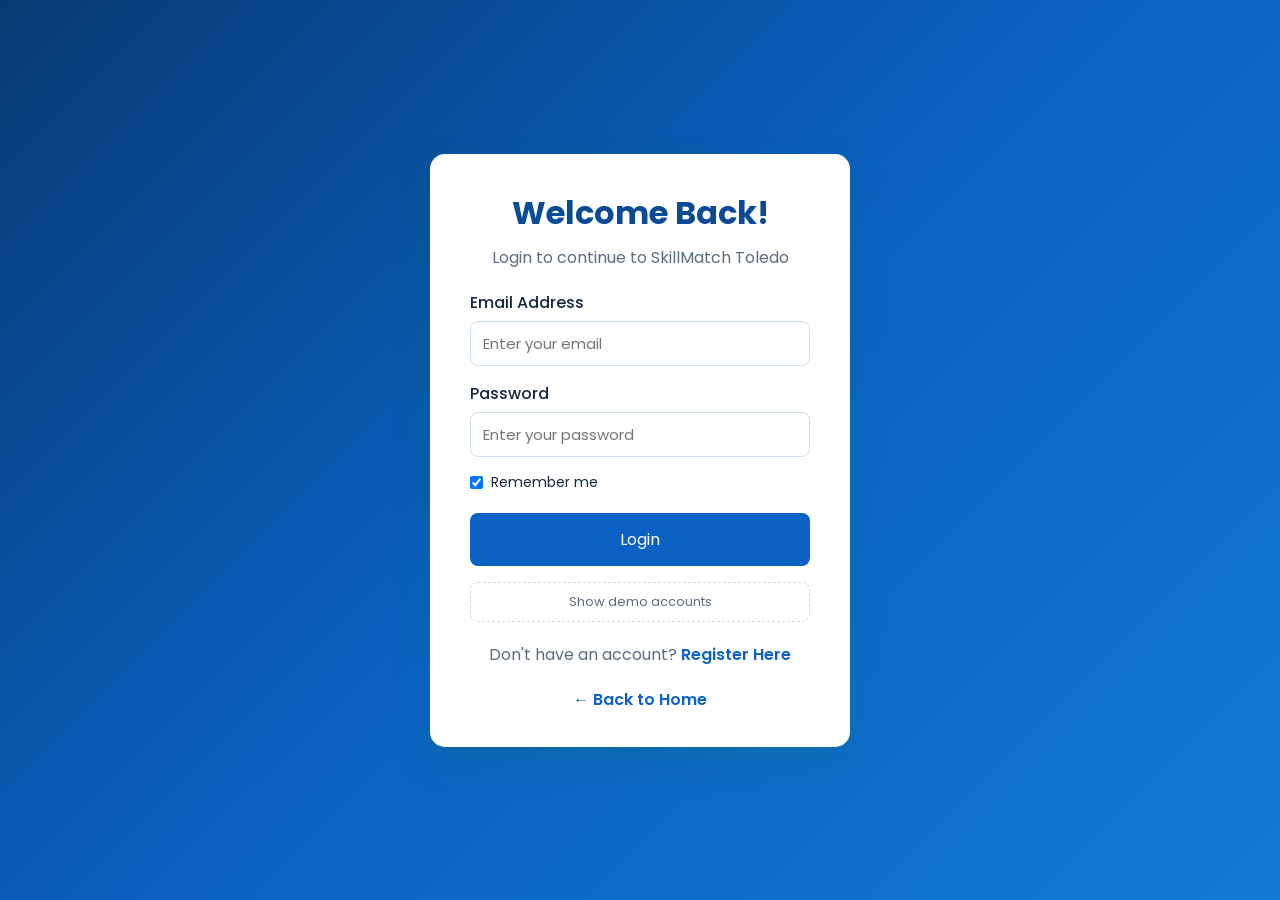
<file: admin.html>
<!doctype html>
<html lang="en">
  <head>
    <meta charset="UTF-8" />
    <meta name="viewport" content="width=device-width,initial-scale=1" />
    <title>Admin | SkillMatch Toledo</title>
    <link rel="stylesheet" href="css/style.css" />
    <link rel="stylesheet" href="css/admin.css" />
  </head>
  <body>
    <header>
      <nav>
        <div class="logo"><h2>SkillMatch Toledo</h2></div>
        <ul id="adminNav">
          <li><a href="#dashboard">Dashboard</a></li>
          <li><a href="#users">Manage Users</a></li>
          <li><a href="#jobs">Manage Jobs</a></li>
          <li><a href="#reports">Reports</a></li>
        </ul>
        <button class="btn-ghost" id="adminLogout">Logout</button>
      </nav>
    </header>
    <main class="admin-main">
      <div class="dashboard-head">
        <p>ADMINISTRATION</p>
        <h1 id="pageTitle">Dashboard</h1>
        <p id="pageHint"></p>
      </div>
      <div id="filters" class="admin-filters"></div>
      <div id="content"></div>
    </main>
    <script src="js/store.js"></script>
    <script src="js/utils.js"></script>
    <script src="js/admin.js"></script>
  </body>
</html>
</file>
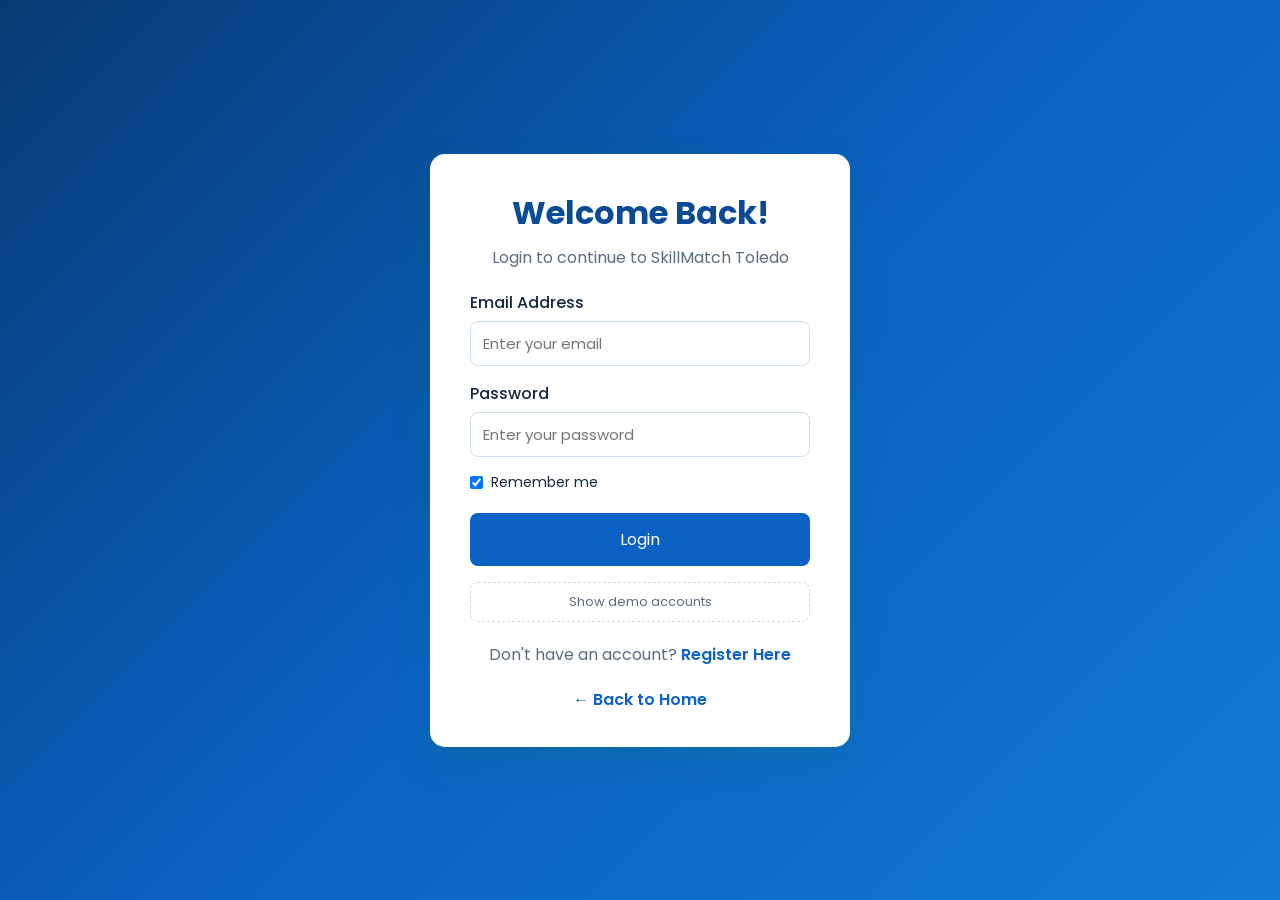
<file: applicants.html>
<!DOCTYPE html>
<html lang="en">
    <head>
        <meta charset="UTF-8">
        <meta name="viewport" content="width=device-width, initial-scale=1.0">
        <title>Applicants | SkillMatch Toledo</title>

        <link rel="stylesheet" href="css/style.css">
    </head>
    <body>

        <header>
            <nav>
                <button type="button" class="menu-toggle" id="menuToggle" aria-label="Toggle navigation" aria-expanded="false">
                    <span></span><span></span><span></span>
                </button>

                <div class="logo">
                    <h2>SkillMatch Toledo</h2>
                </div>

                <ul id="navLinks">
                    
                    <li><a href="dashboard.html">Dashboard</a></li>
                    <li><a href="applicants.html" class="active">Applicants</a></li>
                    <li><a href="employer-post.html">Post a Job</a></li>
                    <li><a href="profile.html">Business</a></li>
                </ul>

                <div class="buttons">
                    <span class="nav-user">Hi, <strong id="navName">Employer</strong></span>
                    <a href="#" id="logoutBtn" class="login">Logout</a>
                </div>
            </nav>
        </header>

        <section class="dashboard">

            <div class="dashboard-head">
                <h1>Review Applicants</h1>
                <p>Welcome back, <strong id="userName">Employer</strong>! Shortlist, interview, or hire.</p>
            </div>

            <div class="dashboard-filters">
                <select id="jobFilter">
                    <option value="all">All my job posts</option>
                </select>
                <select id="statusFilter">
                    <option value="all">Every status</option>
                    <option value="open">Still open (not rejected or withdrawn)</option>
                    <option value="Applied">Applied</option>
                    <option value="Shortlisted">Shortlisted</option>
                    <option value="Interview">Interview</option>
                    <option value="Hired">Hired</option>
                    <option value="Rejected">Rejected</option>
                </select>
            </div>

            <div id="applicantList" class="applicant-list"></div>

        </section>

        <footer>
            <p>&copy; <span data-year>2026</span> SkillMatch Toledo | All Rights Reserved</p>
        </footer>

        <script src="js/utils.js"></script>
        <script src="js/store.js"></script>
        <script src="js/applicants.js"></script>

    <script src="js/access.js"></script>
</body>
</html>
</file>
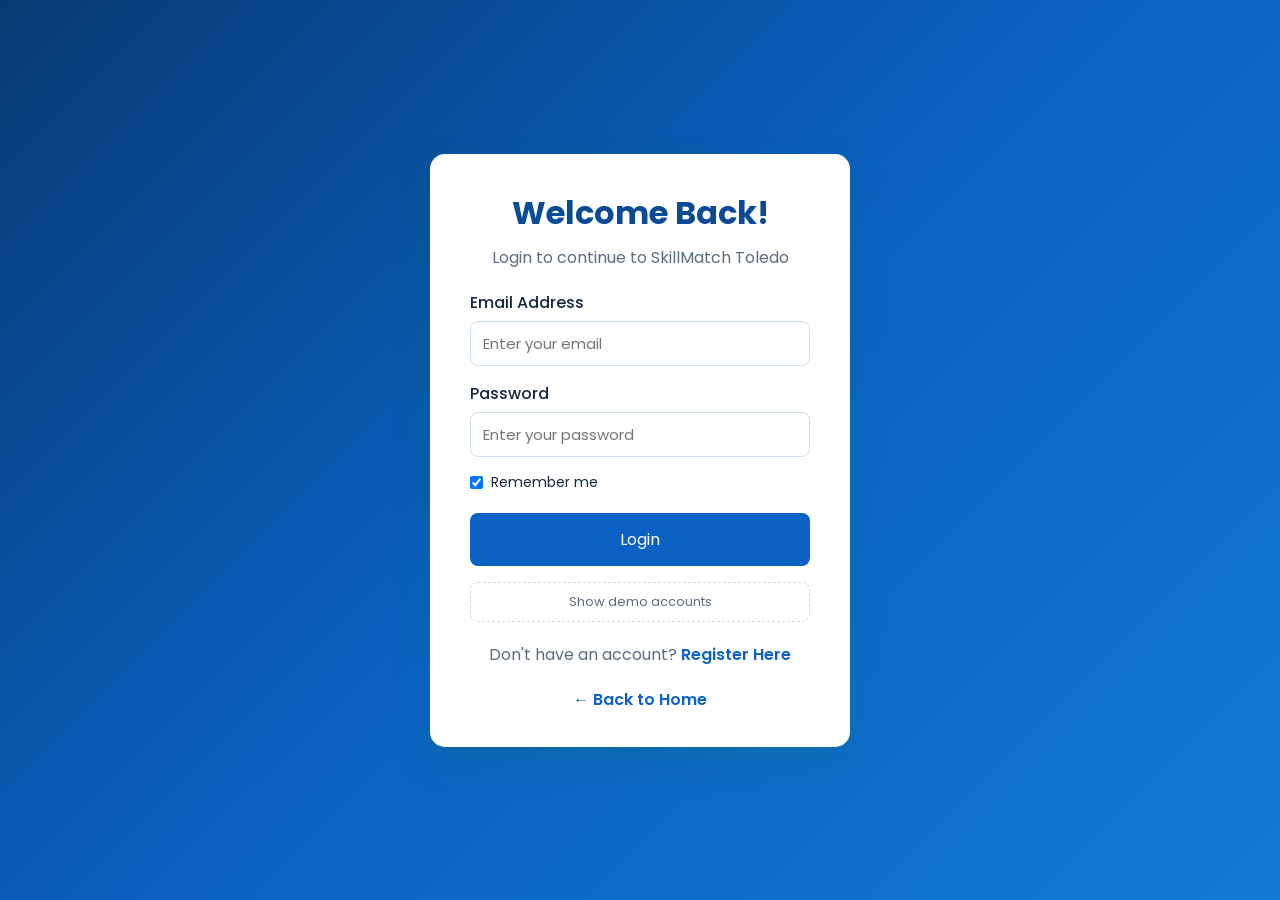
<file: dashboard.html>
<!DOCTYPE html>
<html lang="en">
    <head>
        <meta charset="UTF-8">
        <meta name="viewport" content="width=device-width, initial-scale=1.0">
        <title>Dashboard | SkillMatch Toledo</title>

        <link rel="stylesheet" href="css/style.css">
    </head>
    <body>

        <header>
            <nav>
                <button type="button" class="menu-toggle" id="menuToggle" aria-label="Toggle navigation" aria-expanded="false">
                    <span></span><span></span><span></span>
                </button>

                <div class="logo">
                    <h2>SkillMatch Toledo</h2>
                </div>

                <ul id="navLinks">
                    
                    <li><a href="dashboard.html" class="active">Dashboard</a></li>
                    <li><a href="applicants.html">Applicants</a></li>
                    <li><a href="employer-post.html">Post a Job</a></li>
                    <li><a href="profile.html">Business</a></li>
                </ul>

                <div class="buttons">
                    <span class="nav-user">Hi, <strong id="navName">Employer</strong></span>
                    <a href="#" id="logoutBtn" class="login">Logout</a>
                </div>
            </nav>
        </header>

        <section class="dashboard">

            <div class="dashboard-head">
                <h1>Employer Dashboard</h1>
                <p>Welcome back, <strong id="userName">Employer</strong>! Review applicants and manage your posts.</p>
            </div>

            <div class="stats-grid">
                <div class="stat-card">
                    <h3 id="statPostings">0</h3>
                    <p>Approved Open Postings</p>
                </div>
                <div class="stat-card">
                    <h3 id="statApplicants">0</h3>
                    <p>Total Applicants</p>
                </div>
                <div class="stat-card">
                    <h3 id="statShortlisted">0</h3>
                    <p>Shortlisted</p>
                </div>
                <div class="stat-card">
                    <h3 id="statInterviews">0</h3>
                    <p>Interviews Set</p>
                </div>
                <div class="stat-card">
                    <h3 id="statHired">0</h3>
                    <p>Hired</p>
                </div>
            </div>

            <div class="pipeline-summary">
                <h2>Where your applicants stand</h2>
                <div id="pipelineBars" class="pipeline-bars"></div>
                <a href="applicants.html" class="btn">Review applicants</a>
            </div>

            <div class="dashboard-head">
                <h1>My Job Postings</h1>
                <p>Browse your posts or <a href="employer-post.html" class="inline-link">post a new one</a>.</p>
            </div>

            <div id="myJobsList" class="job-grid"></div>

        </section>

        <footer>
            <p>&copy; <span data-year>2026</span> SkillMatch Toledo | All Rights Reserved</p>
        </footer>

        <script src="js/utils.js"></script>
        <script src="js/store.js"></script>
        <script src="js/dashboard.js"></script>

    <script src="js/access.js"></script>
</body>
</html>
</file>
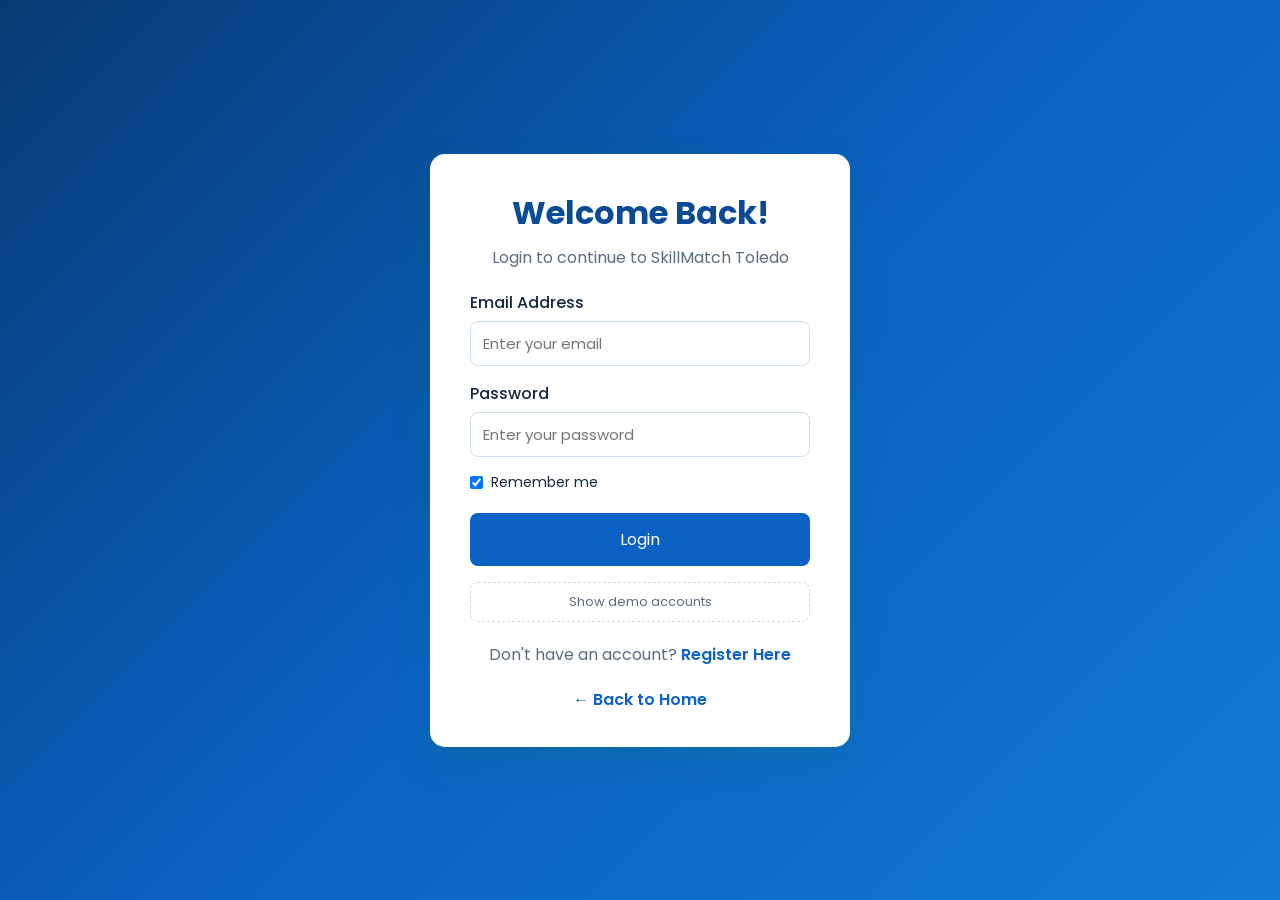
<file: employer-post.html>
<!DOCTYPE html>
<html lang="en">
    <head>
        <meta charset="UTF-8">
        <meta name="viewport" content="width=device-width, initial-scale=1.0">
        <title>Post a Job | SkillMatch Toledo</title>

        <link rel="stylesheet" href="css/style.css">
    </head>
    <body>

        <header>
            <nav>
                <button type="button" class="menu-toggle" id="menuToggle" aria-label="Toggle navigation" aria-expanded="false">
                    <span></span><span></span><span></span>
                </button>

                <div class="logo">
                    <h2>SkillMatch Toledo</h2>
                </div>

                <ul id="navLinks">
                    
                    <li><a href="dashboard.html">Dashboard</a></li>
                    <li><a href="applicants.html">Applicants</a></li>
                    <li><a href="employer-post.html" class="active">Post a Job</a></li>
                    <li><a href="profile.html">Business</a></li>
                </ul>

                <div class="buttons">
                    <span class="nav-user">Hi, <strong id="navName">Employer</strong></span>
                    <a href="#" id="logoutBtn" class="login">Logout</a>
                </div>
            </nav>
        </header>

        <section class="dashboard">

            <div class="dashboard-head">
                <h1>Post a Job</h1>
                <p>Any business can post here. Describe the role and list exactly what you need.</p>
            </div>

            <div class="post-layout">

                <div class="post-box">
                    <h2>New Job Listing</h2>

                    <form id="postForm" autocomplete="off">

                        <div class="input-box">
                            <label for="jobTitle">Job Title</label>
                            <input type="text" id="jobTitle" placeholder="e.g. Welder, Cashier, Bookkeeper" required>
                        </div>

                        <div class="input-box">
                            <label for="company">Business Name</label>
                            <input type="text" id="company" placeholder="e.g. Ramos Mini Mart" required>
                        </div>

                        <div class="input-box">
                            <label for="category">Category</label>
                            <select id="category" required></select>
                        </div>

                        <div class="two-col">
                            <div class="input-box">
                                <label for="employmentType">Employment Type</label>
                                <select id="employmentType">
                                    <option value="Full-time">Full-time</option>
                                    <option value="Part-time">Part-time</option>
                                    <option value="Contractual">Contractual</option>
                                    <option value="Job-order">Job-order</option>
                                    <option value="Internship">Internship</option>
                                </select>
                            </div>

                            <div class="input-box">
                                <label for="workSetup">Work Setup</label>
                                <select id="workSetup">
                                    <option value="On-site">On-site</option>
                                    <option value="Remote">Remote</option>
                                    <option value="Hybrid">Hybrid</option>
                                </select>
                            </div>
                        </div>

                        <div class="input-box">
                            <label for="location">Location</label>
                            <input type="text" id="location" placeholder="e.g. Toledo, Cebu" required>
                        </div>

                        <fieldset class="salary-box">
                            <legend>Salary <span class="legend-note">optional</span></legend>

                            <label class="check-row" for="salaryDisclosed">
                                <input type="checkbox" id="salaryDisclosed" checked>
                                <span>Show the pay range on the job post</span>
                            </label>

                            <div class="two-col">
                                <div class="input-box">
                                    <label for="salaryType">Pay Period</label>
                                    <select id="salaryType">
                                        <option value="Monthly">Monthly</option>
                                        <option value="Daily">Daily</option>
                                        <option value="Hourly">Hourly</option>
                                        <option value="Per project">Per project</option>
                                    </select>
                                </div>

                                <div class="input-box">
                                    <label for="salary">Range</label>
                                    <input type="text" id="salary" placeholder="e.g. PHP 500 - 650">
                                </div>
                            </div>

                            <p class="hint" id="salaryHint">Leave empty to show "Salary not disclosed".</p>
                        </fieldset>

                        <div class="input-box">
                            <label for="description">About the role</label>
                            <textarea id="description" rows="3" placeholder="What the person will actually do day to day."></textarea>
                        </div>

                        <div class="input-box">
                            <label for="responsibilities">Responsibilities <span class="legend-note">one per line</span></label>
                            <textarea id="responsibilities" rows="4" placeholder="Handle cash carefully&#10;Stock shelves"></textarea>
                        </div>

                        <div class="input-box">
                            <label for="benefits">Benefits <span class="legend-note">optional</span></label>
                            <input type="text" id="benefits" placeholder="e.g. Meal allowance, free uniform">
                        </div>

                        <div class="input-box">
                            <label for="skills">Matching Skills <span class="legend-note">comma separated</span></label>
                            <input type="text" id="skills" placeholder="e.g. Cash Handling, Customer Service">
                            <p class="hint">These drive the match score on the seeker's side.</p>
                        </div>

                        <div class="input-box">
                            <label>What you require <span class="legend-note">optional</span></label>
                            <p class="hint">List what a person must have or would be nice to have. Applicants tick these when they apply.</p>

                            <div id="reqBuilder" class="req-builder"></div>

                            <button type="button" class="btn-ghost btn-sm" id="addReqBtn">+ Add a requirement</button>
                        </div>

                        <button type="submit" class="login-btn">Post Job</button>
                    </form>
                </div>

                <div class="post-box">
                    <h2>My Job Postings</h2>
                    <div id="myJobsList" class="job-grid"></div>
                </div>
            </div>

        </section>

        <footer>
            <p>&copy; <span data-year>2026</span> SkillMatch Toledo | All Rights Reserved</p>
        </footer>

        <script src="js/utils.js"></script>
        <script src="js/store.js"></script>
        <script src="js/employer-post.js"></script>

    <script src="js/access.js"></script>
</body>
</html>
</file>
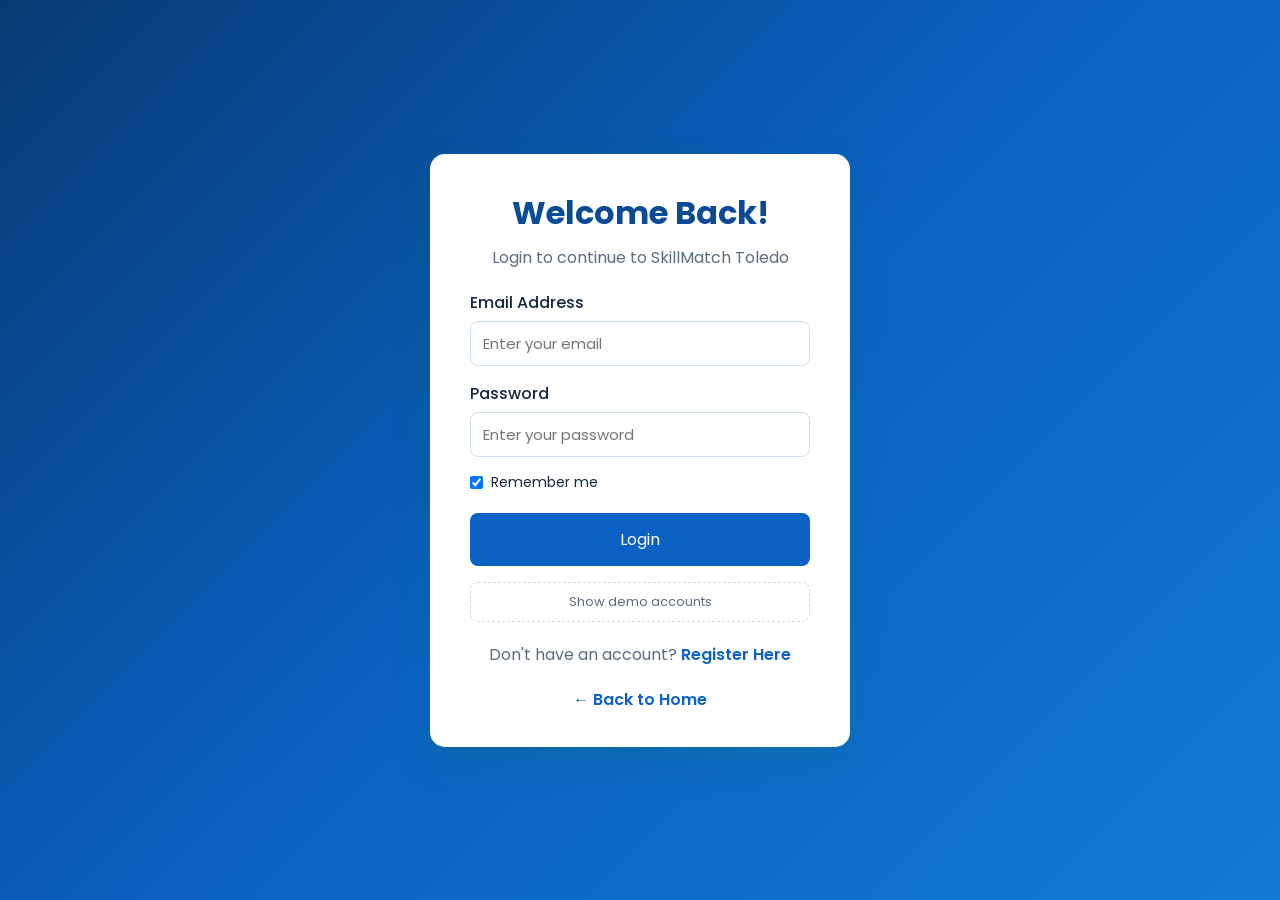
<file: jobs.html>
<!DOCTYPE html>
<html lang="en">
    <head>
        <meta charset="UTF-8">
        <meta name="viewport" content="width=device-width, initial-scale=1.0">
        <title>Find Jobs | SkillMatch Toledo</title>

        <link rel="stylesheet" href="css/style.css">
    </head>
    <body>

        <header>
            <nav>
                <button type="button" class="menu-toggle" id="menuToggle" aria-label="Toggle navigation" aria-expanded="false">
                    <span></span><span></span><span></span>
                </button>

                <div class="logo">
                    <h2>SkillMatch Toledo</h2>
                </div>

                <ul id="navLinks">
                    
                    <li><a href="jobs.html" class="active">Find Jobs</a></li>
                    <li><a href="my-applications.html">My Applications</a></li>
                    <li><a href="profile.html">Profile</a></li>
                </ul>

                <div class="buttons">
                    <span class="nav-user">Hi, <strong id="navName">User</strong></span>
                    <a href="#" id="logoutBtn" class="login">Logout</a>
                </div>
            </nav>
        </header>

        <section class="dashboard">

            <div class="dashboard-head">
                <h1>Find Jobs</h1>
                <p>Welcome back, <strong id="userName">User</strong>! Jobs ranked by how well your skills fit.</p>
            </div>

            <div class="dashboard-filters">
                <input type="text" id="searchInput" placeholder="Search by title, company, or skill...">
                <select id="categoryFilter">
                    <option value="All">All Categories</option>
                </select>
                <select id="typeFilter">
                    <option value="All">Any Job Type</option>
                    <option value="Full-time">Full-time</option>
                    <option value="Part-time">Part-time</option>
                    <option value="Contractual">Contractual</option>
                    <option value="Internship">Internship</option>
                    <option value="Job-order">Job-order</option>
                </select>
                <select id="sortFilter">
                    <option value="match">Best Match</option>
                    <option value="newest">Newest</option>
                    <option value="oldest">Oldest</option>
                </select>
            </div>

            <div class="job-count">
                <p><span id="jobCount">0</span> job(s) found</p>
            </div>

            <div id="jobGrid" class="job-grid"></div>
        </section>

        <footer>
            <p>&copy; <span data-year>2026</span> SkillMatch Toledo | All Rights Reserved</p>
        </footer>

        <script src="js/utils.js"></script>
        <script src="js/store.js"></script>
        <script src="js/jobs.js"></script>

    <script src="js/access.js"></script>
</body>
</html>
</file>
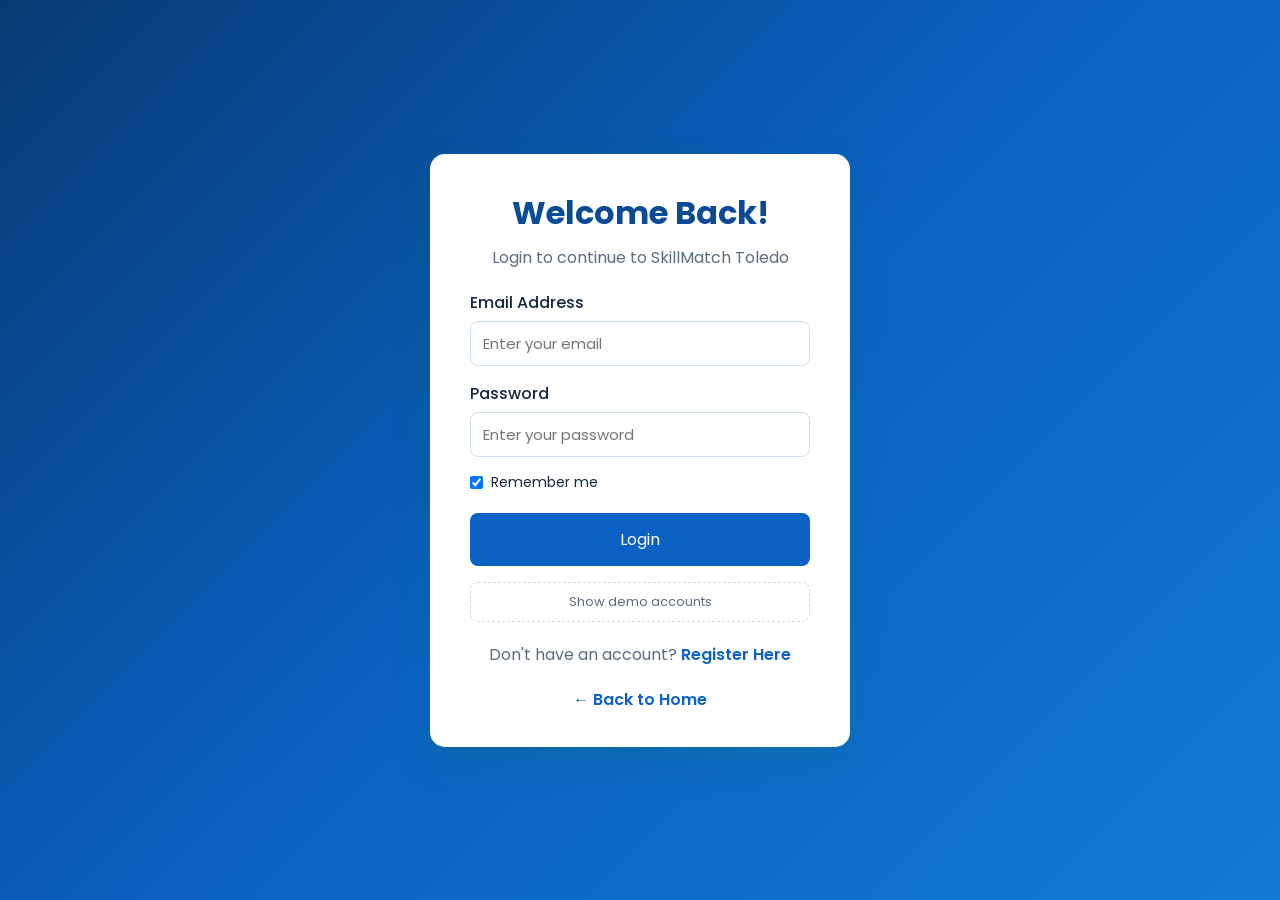
<file: login.html>
<!DOCTYPE html>
<html lang="en">
    <head>
        <meta charset="UTF-8">
        <meta name="viewport" content="width=device-width, initial-scale=1.0">
        <title>Login | SkillMatch Toledo</title>

        <link rel="stylesheet" href="css/style.css">
    </head>
    <body>

        <div class="login-container">

            <div class="login-box">

                <h1>Welcome Back!</h1>
                <p>Login to continue to SkillMatch Toledo</p>

                <div class="welcome-banner" id="welcomeBanner" hidden></div>

                <form id="loginForm" autocomplete="off">

                    <div class="input-box">
                        <label for="email">Email Address</label>
                        <input type="email" id="email" placeholder="Enter your email" required>
                    </div>

                    <div class="input-box">
                        <label for="password">Password</label>
                        <input type="password" id="password" placeholder="Enter your password" required>
                    </div>

                    <div class="remember">
                        <label>
                            <input type="checkbox" id="rememberMe" checked>
                            Remember me
                        </label>
                    </div>

                    <button type="submit" class="login-btn">
                        Login
                    </button>

                </form>

                <button type="button" class="demo-toggle" id="demoToggle" aria-expanded="false">
                    Show demo accounts
                </button>

                <div class="demo-panel" id="demoPanel" hidden><p><strong>Admin:</strong> admin@skillmatch.demo / admin123</p>
                    <p class="hint">
                        Frontend-only demo. Every account below lives in this browser only.
                        Password for all: <code>demo123</code>
                    </p>

                    <ul class="demo-list">
                        <li class="demo-card">
                            <div class="demo-card-head">
                                <span class="status-badge st-primary">Employer</span>
                                <code class="demo-user">delia.ramos</code>
                            </div>
                            <p class="demo-email"><code>demo@toledo.ph</code></p>
                            <p class="demo-desc">Mini mart and salon owner: Cashier, Store Manager, Hair Stylist postings</p>
                        </li>
                        <li class="demo-card">
                            <div class="demo-card-head">
                                <span class="status-badge st-primary">Employer</span>
                                <code class="demo-user">ernesto.dc</code>
                            </div>
                            <p class="demo-email"><code>farm@toledo.ph</code></p>
                            <p class="demo-desc">Rice and poultry farm owner, hiring a Farmer</p>
                        </li>
                        <li class="demo-card">
                            <div class="demo-card-head">
                                <span class="status-badge st-info">Seeker</span>
                                <code class="demo-user">grace.lim</code>
                            </div>
                            <p class="demo-email"><code>grace@email.ph</code></p>
                            <p class="demo-desc">High school graduate, Shortlisted for Cashier without a diploma</p>
                        </li>
                        <li class="demo-card">
                            <div class="demo-card-head">
                                <span class="status-badge st-info">Seeker</span>
                                <code class="demo-user">rhea.alinsunurin</code>
                            </div>
                            <p class="demo-email"><code>rhea@email.ph</code></p>
                            <p class="demo-desc">Experienced farm hand, at Interview stage, plus one Withdrawn</p>
                        </li>
                        <li class="demo-card">
                            <div class="demo-card-head">
                                <span class="status-badge st-info">Seeker</span>
                                <code class="demo-user">maria.santos</code>
                            </div>
                            <p class="demo-email"><code>maria@email.ph</code></p>
                            <p class="demo-desc">Beautician, already Hired as Store Manager, plus one new application</p>
                        </li>
                    </ul>

                    <p class="hint">
                        Tip: sign in as an employer, review an applicant, then log out and sign in
                        as that applicant to see the result on their side.
                    </p>
                </div>

                <p class="register-link">
                    Don't have an account?
                    <a href="register.html">Register Here</a>
                </p>

                <a href="index.html" class="back-home">
                    &larr; Back to Home
                </a>
            </div>
        </div>

        <script src="js/utils.js"></script>
        <script src="js/store.js"></script>
        <script src="js/auth.js"></script>

    </body>
</html>
</file>
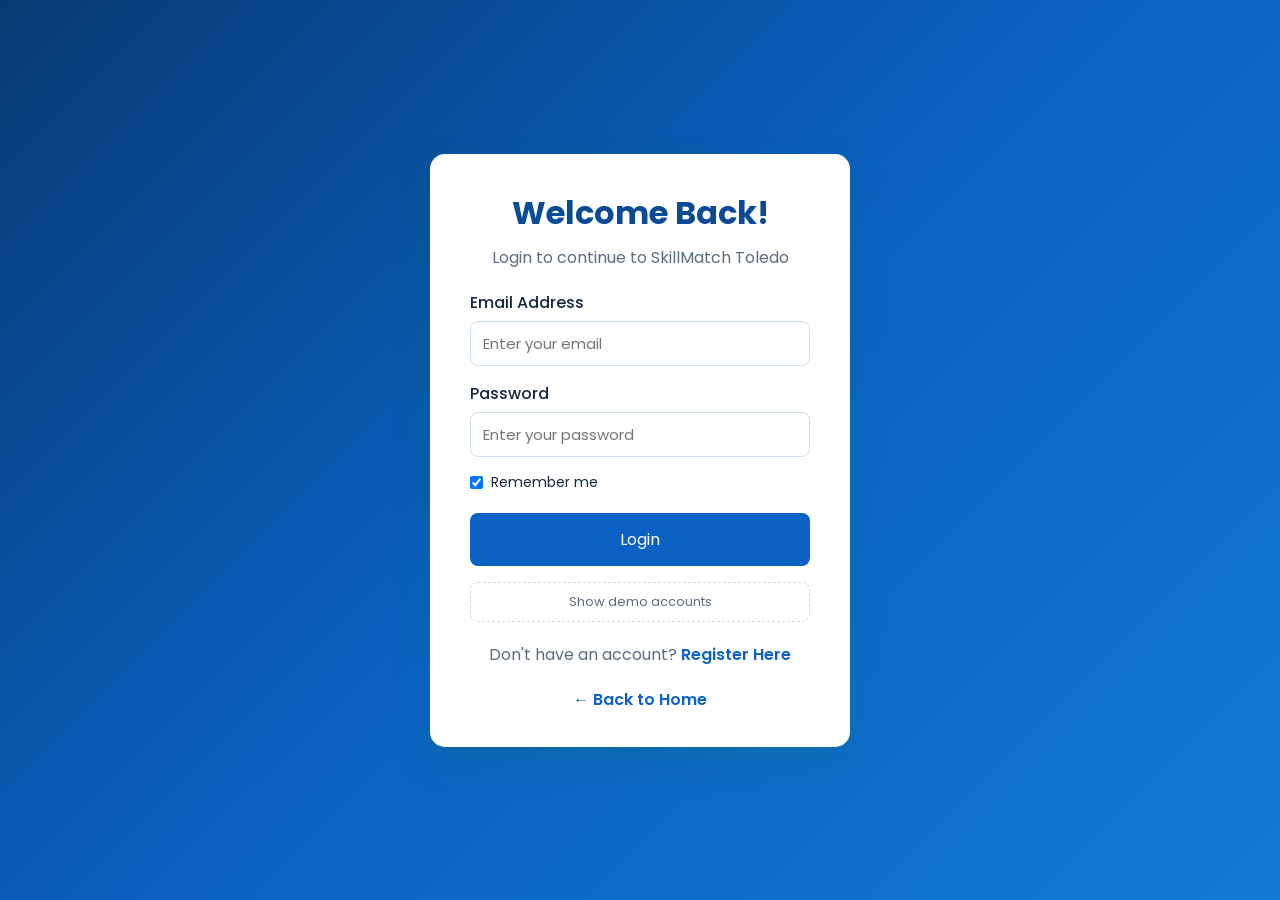
<file: my-applications.html>
<!DOCTYPE html>
<html lang="en">
    <head>
        <meta charset="UTF-8">
        <meta name="viewport" content="width=device-width, initial-scale=1.0">
        <title>My Applications | SkillMatch Toledo</title>

        <link rel="stylesheet" href="css/style.css">
    </head>
    <body>

        <header>
            <nav>
                <button type="button" class="menu-toggle" id="menuToggle" aria-label="Toggle navigation" aria-expanded="false">
                    <span></span><span></span><span></span>
                </button>

                <div class="logo">
                    <h2>SkillMatch Toledo</h2>
                </div>

                <ul id="navLinks">
                    
                    <li><a href="jobs.html">Find Jobs</a></li>
                    <li><a href="my-applications.html" class="active">My Applications</a></li>
                    <li><a href="profile.html">Profile</a></li>
                </ul>

                <div class="buttons">
                    <span class="nav-user">Hi, <strong id="navName">User</strong></span>
                    <a href="#" id="logoutBtn" class="login">Logout</a>
                </div>
            </nav>
        </header>

        <section class="dashboard">

            <div class="dashboard-head">
                <h1>My Applications</h1>
                <p>Welcome back, <strong id="userName">User</strong>! Track every application in one place.</p>
            </div>

            <div class="stats-grid">
                <div class="stat-card">
                    <h3 id="statActive">0</h3>
                    <p>Still Open</p>
                </div>
                <div class="stat-card">
                    <h3 id="statInterviews">0</h3>
                    <p>Interviews</p>
                </div>
                <div class="stat-card">
                    <h3 id="statHired">0</h3>
                    <p>Hired</p>
                </div>
                <div class="stat-card">
                    <h3 id="statClosed">0</h3>
                    <p>Closed</p>
                </div>
            </div>

            <div id="appList" class="applicant-list"></div>

        </section>

        <footer>
            <p>&copy; <span data-year>2026</span> SkillMatch Toledo | All Rights Reserved</p>
        </footer>

        <script src="js/utils.js"></script>
        <script src="js/store.js"></script>
        <script src="js/my-applications.js"></script>

    <script src="js/access.js"></script>
</body>
</html>
</file>
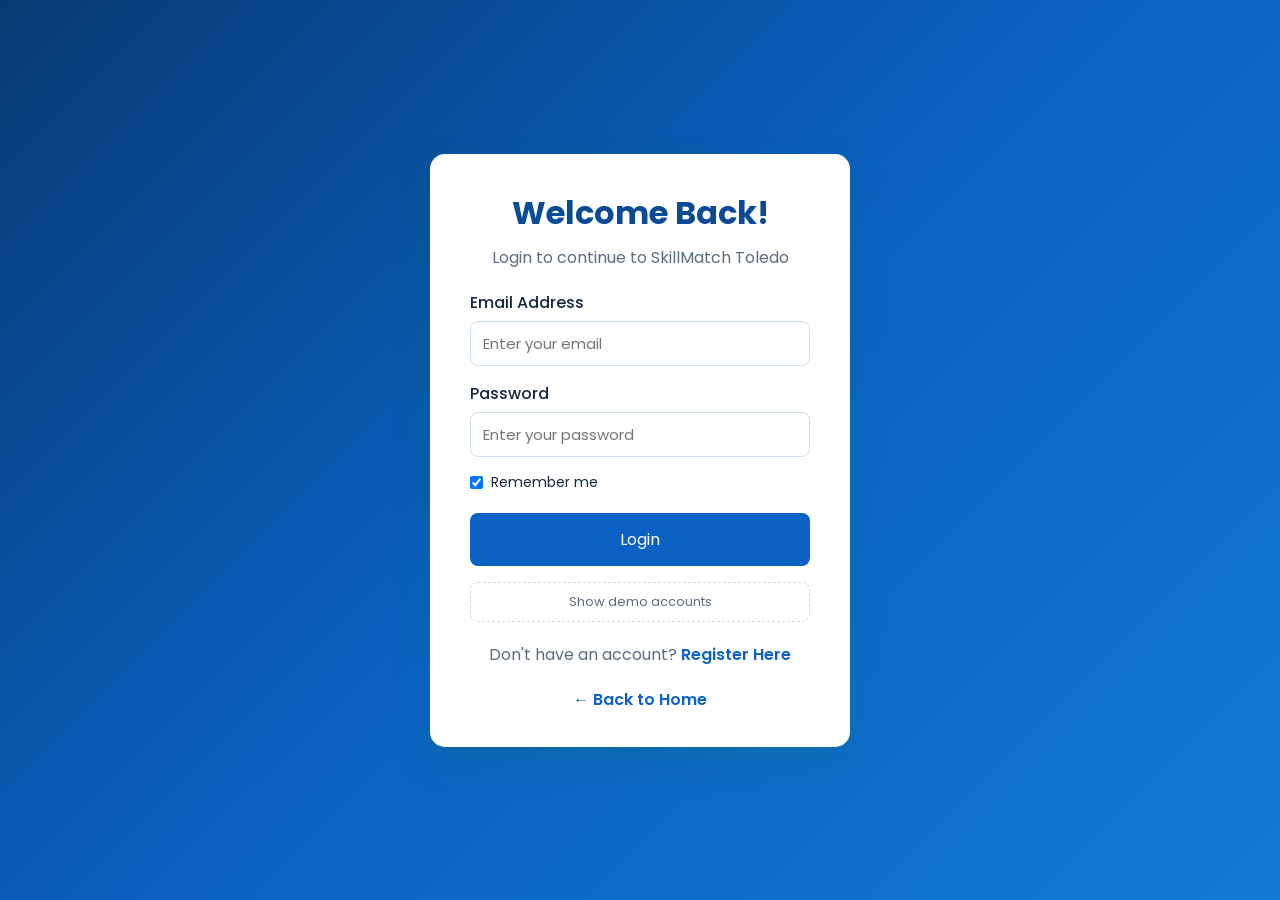
<file: profile.html>
<!DOCTYPE html>
<html lang="en">
    <head>
        <meta charset="UTF-8">
        <meta name="viewport" content="width=device-width, initial-scale=1.0">
        <title>Profile | SkillMatch Toledo</title>

        <link rel="stylesheet" href="css/style.css">
    </head>
    <body>

        <header>
            <nav>
                <button type="button" class="menu-toggle" id="menuToggle" aria-label="Toggle navigation" aria-expanded="false">
                    <span></span><span></span><span></span>
                </button>

                <div class="logo">
                    <h2>SkillMatch Toledo</h2>
                </div>

                <ul id="navLinks">
                    
                    <li id="navFindJobs" hidden><a href="jobs.html">Find Jobs</a></li>
                    <li id="navDashboard" hidden><a href="dashboard.html">Dashboard</a></li>
                    <li id="navApplicants" hidden><a href="applicants.html">Applicants</a></li>
                    <li id="navMyApps" hidden><a href="my-applications.html">My Applications</a></li>
                    <li id="navPostJob" hidden><a href="employer-post.html">Post a Job</a></li>
                    <li><a href="profile.html" class="active">Profile</a></li>
                </ul>

                <div class="buttons">
                    <span class="nav-user">Hi, <strong id="navName">User</strong></span>
                    <a href="#" id="logoutBtn" class="login">Logout</a>
                </div>
            </nav>
        </header>

        <section class="dashboard">

            <div class="dashboard-head">
                <h1>Your Profile</h1>
                <p id="profileIntro">This is what employers see when they review your application.</p>
            </div>

            <div class="profile-layout">

                <form id="profileForm" class="post-box" autocomplete="off">

                    <h2 id="formHeading">Profile details</h2>

                    <div class="input-box">
                        <label for="username">User Name</label>
                        <input type="text" id="username" placeholder="e.g. delia.ramos" autocomplete="username">
                        <p class="hint">3-20 characters. Letters, numbers, dots and underscores. This is how you appear in the app.</p>
                    </div>

                    <!-- ---------- SEEKER ---------- -->
                    <div id="seekerPane">
                        <div class="input-box">
                            <label for="headline">One-line introduction</label>
                            <input type="text" id="headline" placeholder="e.g. Welder with 5 years fabrication experience">
                        </div>

                        <div class="input-box">
                            <label for="skills">Your skills</label>
                            <input type="text" id="skills" placeholder="e.g. Welding, Blueprint Reading, Grinding">
                            <p class="hint">Comma separated. These are what we match against job requirements.</p>
                        </div>

                        <div class="two-col">
                            <div class="input-box">
                                <label for="experience">Experience level</label>
                                <select id="experience"></select>
                            </div>

                            <div class="input-box">
                                <label for="education">Education</label>
                                <select id="education"></select>
                            </div>
                        </div>

                        <p class="hint hint-block">
                            <strong>Education is optional and never used for ranking.</strong>
                            Leaving it blank is completely fine - it does not affect your match score,
                            and nobody is blocked from applying because of it.
                        </p>

                        <div class="input-box">
                            <label for="certifications">Certifications <span class="legend-note">optional</span></label>
                            <input type="text" id="certifications" placeholder="e.g. TESDA NC II Welding">
                        </div>

                        <div class="two-col">
                            <div class="input-box">
                                <label for="location">Location</label>
                                <input type="text" id="location" placeholder="e.g. Toledo, Cebu">
                            </div>

                            <div class="input-box">
                                <label for="phone">Contact number</label>
                                <input type="text" id="phone" placeholder="09XX XXX XXXX">
                                <p class="hint">Shared only after an employer shortlists you.</p>
                            </div>
                        </div>

                        <div class="input-box">
                            <label for="bio">About you <span class="legend-note">optional</span></label>
                            <textarea id="bio" rows="4" placeholder="What you have done, what you are good at."></textarea>
                        </div>
                    </div>

                    <!-- ---------- EMPLOYER ---------- -->
                    <div id="employerPane" hidden>
                        <div class="input-box">
                            <label for="businessName">Business Name</label>
                            <input type="text" id="businessName" placeholder="e.g. Ramos Mini Mart">
                        </div>

                        <div class="two-col">
                            <div class="input-box">
                                <label for="businessType">Type of business</label>
                                <select id="businessType">
                                    <option value="Startup">Startup</option>
                                    <option value="Small Business">Small Business</option>
                                    <option value="Established">Established company</option>
                                    <option value="Enterprise">Enterprise</option>
                                    <option value="Non-profit">Non-profit</option>
                                </select>
                            </div>

                            <div class="input-box">
                                <label for="businessSize">Team size</label>
                                <select id="businessSize">
                                    <option value="Just me">Just me</option>
                                    <option value="1-10 employees">1-10 employees</option>
                                    <option value="11-50 employees">11-50 employees</option>
                                    <option value="51-200 employees">51-200 employees</option>
                                    <option value="200+ employees">200+ employees</option>
                                </select>
                            </div>
                        </div>

                        <div class="input-box">
                            <label for="industry">Industry</label>
                            <select id="industry"></select>
                        </div>

                        <div class="input-box">
                            <label for="businessAbout">About your business <span class="legend-note">optional</span></label>
                            <textarea id="businessAbout" rows="4" placeholder="What you do, and what kind of help you usually need."></textarea>
                        </div>

                        <div class="two-col">
                            <div class="input-box">
                                <label for="businessAddress">Address</label>
                                <input type="text" id="businessAddress" placeholder="e.g. Poblacion, Toledo, Cebu">
                            </div>

                            <div class="input-box">
                                <label for="businessPhone">Contact number</label>
                                <input type="text" id="businessPhone" placeholder="09XX XXX XXXX">
                                <p class="hint">Applicants see this once shortlisted.</p>
                            </div>
                        </div>
                    </div>

                    <button type="submit" class="login-btn">Save Profile</button>
                </form>

                <aside class="post-box profile-preview">
                    <h2>How you appear to employers</h2>
                    <div id="previewBox"></div>
                </aside>

            </div>

        </section>

        <footer>
            <p>&copy; <span data-year>2026</span> SkillMatch Toledo | All Rights Reserved</p>
        </footer>

        <script src="js/utils.js"></script>
        <script src="js/store.js"></script>
        <script src="js/profile.js"></script>

    <script src="js/access.js"></script>
</body>
</html>
</file>
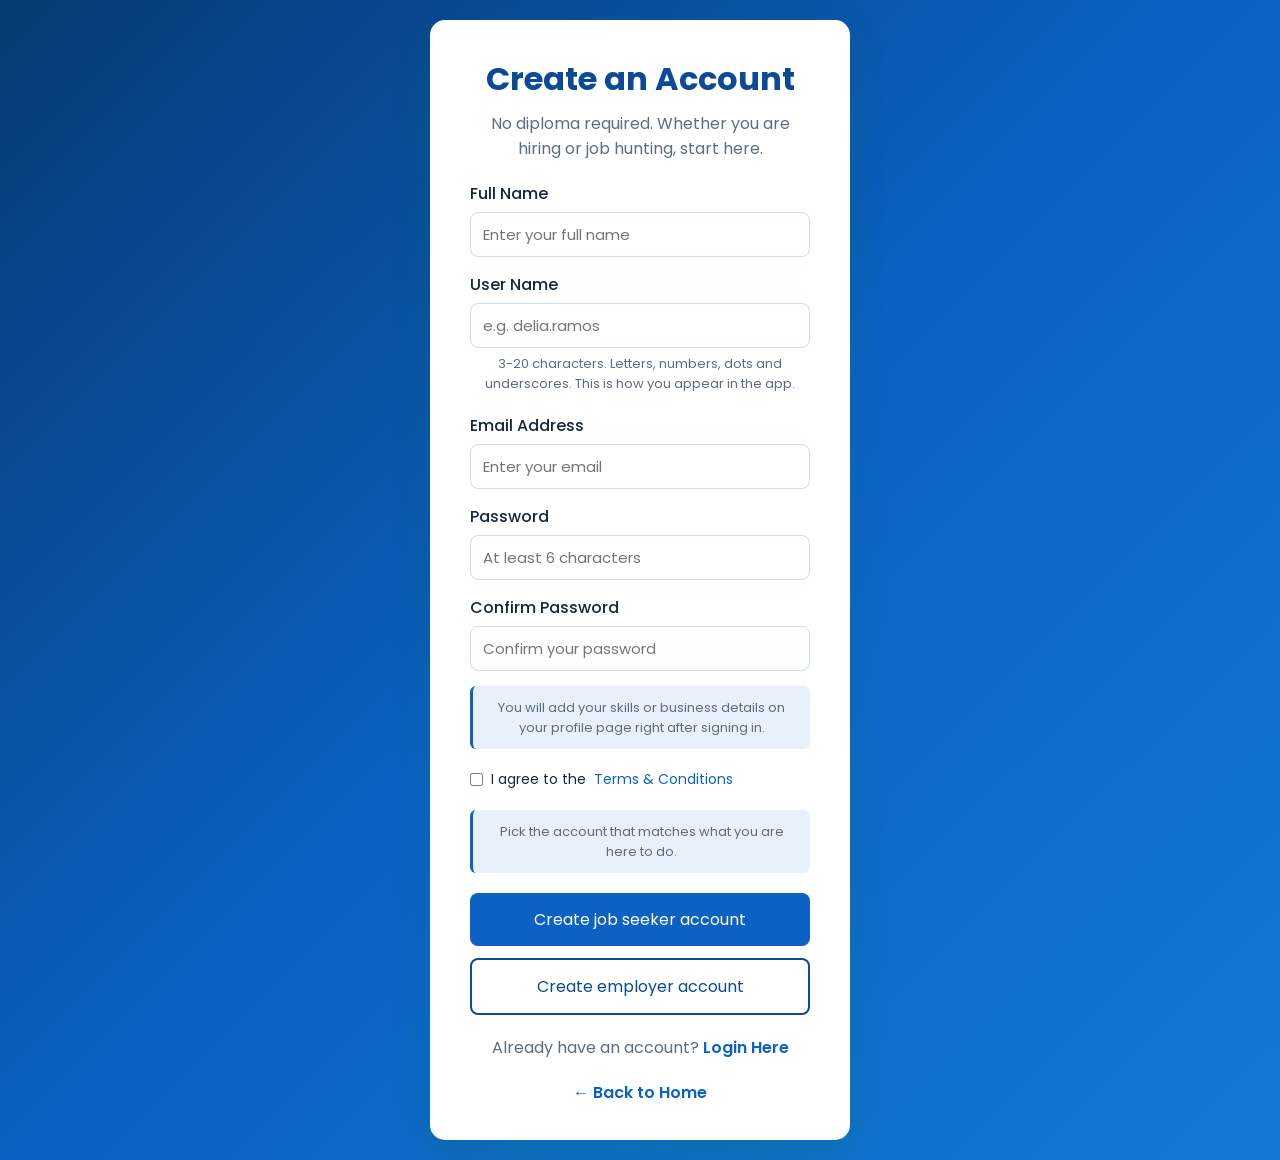
<file: register.html>
<!DOCTYPE html>
<html lang="en">
    <head>
        <meta charset="UTF-8">
        <meta name="viewport" content="width=device-width, initial-scale=1.0">
        <title>Register | SkillMatch Toledo</title>

        <link rel="stylesheet" href="css/style.css">
    </head>
    <body>

        <div class="register-container">

            <div class="register-box">

                <h1>Create an Account</h1>
                <p>No diploma required. Whether you are hiring or job hunting, start here.</p>

                <form id="registerForm" autocomplete="off">

                    <div class="input-box">
                        <label for="fullName">Full Name</label>
                        <input type="text" id="fullName" placeholder="Enter your full name" required>
                    </div>

                    <div class="input-box">
                        <label for="username">User Name</label>
                        <input type="text" id="username" placeholder="e.g. delia.ramos" required autocomplete="username">
                        <p class="hint">3-20 characters. Letters, numbers, dots and underscores. This is how you appear in the app.</p>
                    </div>

                    <div class="input-box">
                        <label for="email">Email Address</label>
                        <input type="email" id="email" placeholder="Enter your email" required autocomplete="email">
                    </div>

                    <div class="input-box">
                        <label for="password">Password</label>
                        <input type="password" id="password" placeholder="At least 6 characters" required autocomplete="new-password">
                    </div>

                    <div class="input-box">
                        <label for="confirmPassword">Confirm Password</label>
                        <input type="password" id="confirmPassword" placeholder="Confirm your password" required autocomplete="new-password">
                    </div>

                    <p class="hint hint-block">
                        You will add your skills or business details on your profile page right after signing in.
                    </p>

                    <div class="remember">
                        <label>
                            <input type="checkbox" id="termsCheck" required>
                            I agree to the <a href="terms.html" target="_blank">Terms &amp; Conditions</a>
                        </label>
                    </div>

                    <p class="hint hint-block role-picker-hint">
                        Pick the account that matches what you are here to do.
                    </p>

                    <div class="register-actions">
                        <button type="submit" class="register-btn" data-role="jobseeker">Create job seeker account</button>
                        <button type="submit" class="register-btn btn-outline" data-role="employer">Create employer account</button>
                    </div>

                </form>

                <p class="login-link">
                    Already have an account?
                    <a href="login.html">Login Here</a>
                </p>

                <a href="index.html" class="back-home">
                    &larr; Back to Home
                </a>

            </div>

        </div>

        <script src="js/utils.js"></script>
        <script src="js/store.js"></script>
        <script src="js/auth.js"></script>

    </body>
</html>
</file>
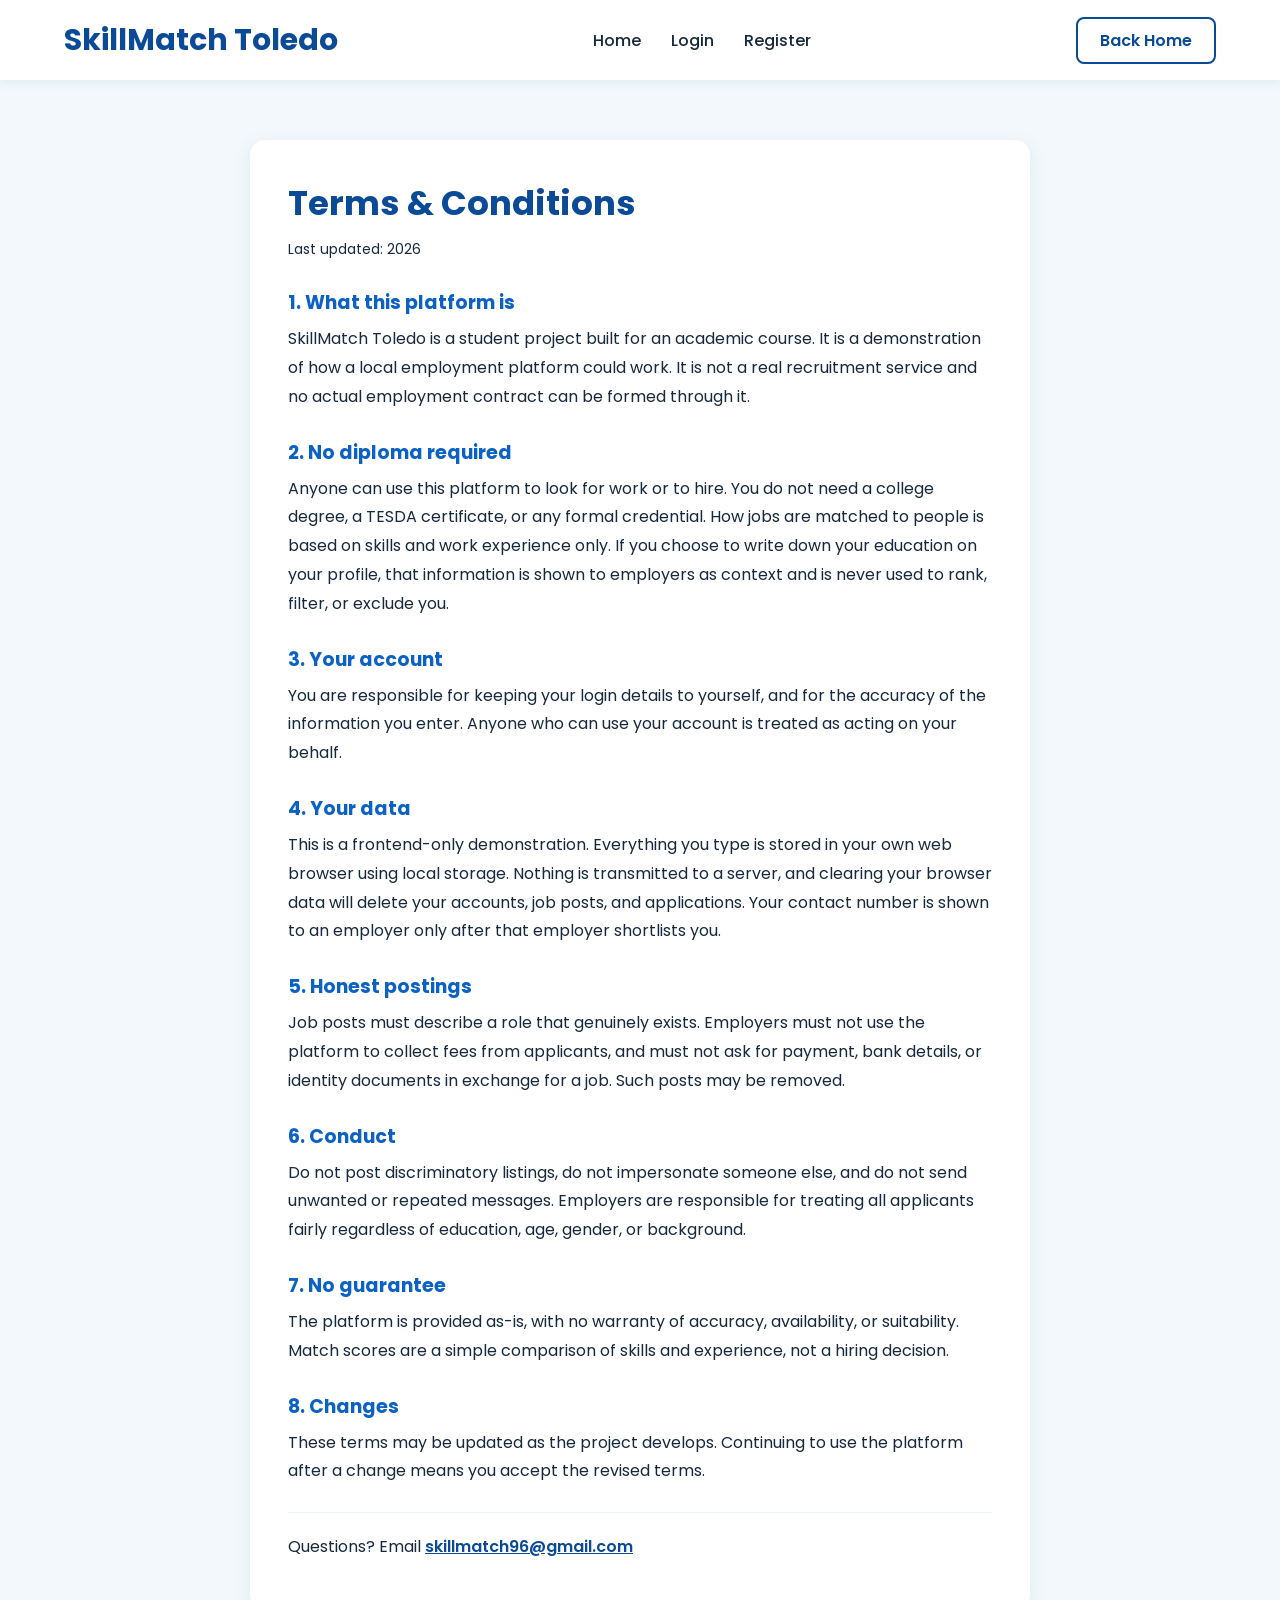
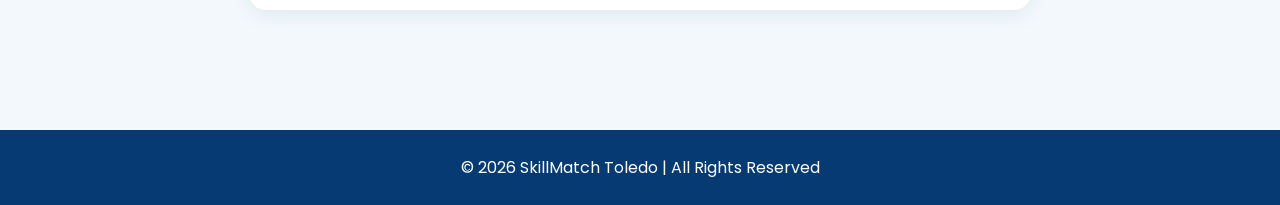
<file: terms.html>
<!DOCTYPE html>
<html lang="en">
    <head>
        <meta charset="UTF-8">
        <meta name="viewport" content="width=device-width, initial-scale=1.0">
        <title>Terms &amp; Conditions | SkillMatch Toledo</title>

        <link rel="stylesheet" href="css/style.css">
    </head>
    <body>

        <header>
            <nav>
                <div class="logo">
                    <h2>SkillMatch Toledo</h2>
                </div>

                <ul id="navLinks">
                    <li><a href="index.html">Home</a></li>
                    <li><a href="login.html">Login</a></li>
                    <li><a href="register.html">Register</a></li>
                </ul>

                <div class="buttons">
                    <a href="index.html" class="login">Back Home</a>
                </div>
            </nav>
        </header>

        <section class="legal">
            <h1>Terms &amp; Conditions</h1>
            <p class="legal-updated">Last updated: <span data-year>2026</span></p>

            <h2>1. What this platform is</h2>
            <p>
                SkillMatch Toledo is a student project built for an academic course. It is a
                demonstration of how a local employment platform could work. It is not a real
                recruitment service and no actual employment contract can be formed through it.
            </p>

            <h2>2. No diploma required</h2>
            <p>
                Anyone can use this platform to look for work or to hire. You do not need a
                college degree, a TESDA certificate, or any formal credential. How jobs are
                matched to people is based on skills and work experience only. If you choose to
                write down your education on your profile, that information is shown to
                employers as context and is never used to rank, filter, or exclude you.
            </p>

            <h2>3. Your account</h2>
            <p>
                You are responsible for keeping your login details to yourself, and for the
                accuracy of the information you enter. Anyone who can use your account is
                treated as acting on your behalf.
            </p>

            <h2>4. Your data</h2>
            <p>
                This is a frontend-only demonstration. Everything you type is stored in your own
                web browser using local storage. Nothing is transmitted to a server, and clearing
                your browser data will delete your accounts, job posts, and applications. Your
                contact number is shown to an employer only after that employer shortlists you.
            </p>

            <h2>5. Honest postings</h2>
            <p>
                Job posts must describe a role that genuinely exists. Employers must not use the
                platform to collect fees from applicants, and must not ask for payment, bank
                details, or identity documents in exchange for a job. Such posts may be removed.
            </p>

            <h2>6. Conduct</h2>
            <p>
                Do not post discriminatory listings, do not impersonate someone else, and do not
                send unwanted or repeated messages. Employers are responsible for treating all
                applicants fairly regardless of education, age, gender, or background.
            </p>

            <h2>7. No guarantee</h2>
            <p>
                The platform is provided as-is, with no warranty of accuracy, availability, or
                suitability. Match scores are a simple comparison of skills and experience, not a
                hiring decision.
            </p>

            <h2>8. Changes</h2>
            <p>
                These terms may be updated as the project develops. Continuing to use the platform
                after a change means you accept the revised terms.
            </p>

            <p class="legal-contact">
                Questions? Email <a href="mailto:skillmatch96@gmail.com">skillmatch96@gmail.com</a>
            </p>
        </section>

        <footer>
            <p>&copy; <span data-year>2026</span> SkillMatch Toledo | All Rights Reserved</p>
        </footer>

        <script src="js/utils.js"></script>

    </body>
</html>
</file>
<file: css/style.css>
/* Google Font */
@import url('https://fonts.googleapis.com/css2?family=Poppins:wght@300;400;500;600;700&display=swap'); 
 
/* Reset */ 
*{ 
    margin:0; 
    padding:0; 
    box-sizing:border-box; 
    font-family:'Poppins',sans-serif; 
} 
 
html{ 
    scroll-behavior:smooth; 
} 
 
body{ 
    background:#F3F8FD; 
    color:#16283D; 
    min-height:100vh; 
    display:flex; 
    flex-direction:column; 
} 

/* Keep the header, content sections and footer from being squeezed when the
   body is a flex column, so short pages still pin the footer to the bottom. */
header, 
footer, 
section{ 
    flex-shrink:0; 
} 
 
/* ================= NAVBAR ================= */ 
 
header{ 
    width:100%; 
    background:#FFFFFF; 
    box-shadow:0 2px 10px rgba(8,116,67,.10); 
    position:sticky; 
    top:0; 
    z-index:1000; 
} 
 
nav{ 
    width:90%; 
    margin:auto; 
    height:80px; 
    display:flex; 
    justify-content:space-between; 
    align-items:center; 
} 
 
.logo h2{ 
    color:#0A4A96; 
    font-size:30px; 
} 
 
nav ul{ 
    display:flex; 
    list-style:none; 
} 
 
nav ul li{ 
    margin:0 15px; 
} 
 
nav ul li a{ 
    text-decoration:none; 
    color:#16283D; 
    font-weight:500; 
    transition:.3s; 
} 
 
nav ul li a:hover{ 
    color:#0B62C4; 
} 
 
.buttons a{ 
    text-decoration:none; 
    margin-left:10px; 
    padding:10px 22px; 
    border-radius:8px; 
    font-weight:600; 
} 
 
.login{ 
    color:#0A4A96; 
    border:2px solid #0A4A96; 
} 
 
.login:hover{ 
    background:#0A4A96; 
    color:white; 
} 
 
.register{ 
    background:#0A4A96; 
    color:white; 
} 
 
.register:hover{ 
    background:#063A73; 
} 
 
/* ================= HERO ================= */ 
 
.hero{ 
    width:90%; 
    margin:70px auto; 
    display:flex; 
    justify-content:space-between; 
    align-items:center; 
    gap:50px; 
} 
 
.hero-text{ 
    flex:1; 
} 
 
.hero-text h1{ 
    font-size:55px; 
    color:#0A4A96; 
    margin-bottom:20px; 
} 
 
.hero-text p{ 
    font-size:18px; 
    line-height:1.8; 
    margin-bottom:30px; 
} 
 
.btn{ 
    display:inline-block; 
    text-decoration:none; 
    background:#0B62C4; 
    color:white; 
    padding:15px 35px; 
    border-radius:10px; 
    transition:.3s; 
} 
 
.btn:hover{ 
    background:#0A4A96; 
} 
 
.hero-image{ 
    flex:1; 
} 
 
.hero-image img{ 
    width:100%; 
    border-radius:20px; 
    box-shadow:0 15px 40px rgba(8,116,67,.16); 
} 
 
/* ================= SECTIONS ================= */ 
 
.about, 
.features, 
.how, 
.contact{ 
    width:90%; 
    margin:80px auto; 
} 
 
.about h2, 
.features h2, 
.how h2, 
.contact h2{ 
    text-align:center; 
    color:#0A4A96; 
    margin-bottom:25px; 
    font-size:35px; 
} 
 
.about p{ 
    max-width:900px; 
    margin:auto; 
    text-align:center; 
    line-height:1.8; 
    font-size:18px; 
} 
 
/* ================= FEATURES ================= */ 
 
.cards{ 
    display:grid; 
    grid-template-columns:repeat(auto-fit,minmax(250px,1fr)); 
    gap:25px; 
    margin-top:40px; 
} 
 
.card{ 
    background:#FFFFFF; 
    padding:30px; 
    border-radius:15px; 
    text-align:center; 
    box-shadow:0 5px 20px rgba(8,116,67,.09); 
    transition:.3s; 
} 
 
.card:hover{ 
    transform:translateY(-8px); 
    box-shadow:0 10px 25px rgba(8,116,67,.14); 
} 
 
.card h3{ 
    color:#0B62C4; 
    margin-bottom:15px; 
} 
 
/* ================= HOW ================= */ 
 
.steps{ 
    display:grid; 
    grid-template-columns:repeat(auto-fit,minmax(180px,1fr)); 
    gap:20px; 
    margin-top:40px; 
} 
 
.step{ 
    background:#FFFFFF; 
    text-align:center; 
    padding:30px; 
    border-radius:15px; 
    box-shadow:0 5px 15px rgba(8,116,67,.08); 
} 
 
.step h3{ 
    width:60px; 
    height:60px; 
    margin:auto; 
    margin-bottom:15px; 
    border-radius:50%; 
    background:#0B62C4; 
    color:white; 
    display:flex; 
    justify-content:center; 
    align-items:center; 
    font-size:25px; 
} 
 
/* ================= CONTACT ================= */ 
 
.contact{ 
    text-align:center; 
} 
 
.contact p{ 
    margin:10px 0; 
    font-size:18px; 
} 
 
/* ================= FOOTER ================= */ 
 
footer{ 
    background:#063A73; 
    color:white; 
    text-align:center; 
    padding:25px; 
    margin-top:60px; 
} 
 
/* ================= MOBILE ================= */ 
 
@media(max-width:900px){ 
 
nav{ 
    flex-direction:column; 
    height:auto; 
    padding:20px 0; 
} 
 
nav ul{ 
    margin:20px 0; 
} 
 
.hero{ 
    flex-direction:column; 
    text-align:center; 
} 
 
.hero-text h1{ 
    font-size:40px; 
} 
 
.buttons{ 
    margin-bottom:15px; 
} 
 
} 
 
/* ================= SHARED AUTHENTICATION STYLES ================= */ 
 
.login-container, 
.register-container{ 
    width:100%; 
    min-height:100vh; 
    display:flex; 
    justify-content:center; 
    align-items:center; 
    background:linear-gradient(135deg,#063A73,#0B62C4,#1279D4); 
    padding:20px; 
} 
 
.login-box, 
.register-box{ 
    width:100%; 
    max-width:420px; 
    background:#FFFFFF; 
    padding:35px 40px; 
    border-radius:15px; 
    box-shadow:0 15px 35px rgba(8,116,67,.22); 
} 
 
.login-box h1, 
.register-box h1{ 
    text-align:center; 
    color:#0A4A96; 
    margin-bottom:8px; 
} 
 
.login-box p, 
.register-box p{ 
    text-align:center; 
    color:#5D6C80; 
    margin-bottom:20px; 
} 
 
.input-box{ 
    margin-bottom:15px; 
} 
 
.input-box label{ 
    display:block; 
    margin-bottom:6px; 
    font-weight:500; 
} 
 
.input-box input{
    width:100%;
    padding:10px 12px;
    border:1px solid #CBDDF2;
    border-radius:8px;
    font-size:15px;
}

.register-actions{
    display:flex;
    gap:12px;
    flex-wrap:wrap;
}

/* .register-btn is width:100% on its own; let the two share the row */
.register-actions .register-btn{
    flex:1 1 220px;
    width:auto;
}

.role-picker-hint{
    margin-bottom:10px;
}

.input-box input:focus{ 
    border-color:#0B62C4; 
    outline:none; 
} 
 
.remember{ 
    display:flex; 
    justify-content:space-between; 
    align-items:center; 
    margin:15px 0 20px; 
    font-size:14px; 
} 
 
.remember label{ 
    display:flex; 
    align-items:center; 
    gap:8px; 
    cursor:pointer; 
} 
 
.remember a{ 
    color:#0B62C4; 
    text-decoration:none; 
} 
 
.login-btn, 
.register-btn{ 
    width:100%; 
    padding:14px; 
    background:#0B62C4; 
    color:white; 
    border:none; 
    border-radius:8px; 
    font-size:16px; 
    cursor:pointer; 
    transition:.3s; 
} 
 
.login-btn:hover, 
.register-btn:hover{ 
    background:#0A4A96; 
} 
 
.register-link, 
.login-link{ 
    margin-top:20px; 
    text-align:center; 
} 
 
.register-link a, 
.login-link a, 
.back-home{ 
    color:#0B62C4; 
    text-decoration:none; 
    font-weight:600; 
} 
 
.back-home{ 
    display:block; 
    text-align:center; 
    margin-top:20px; 
} 
 
/* ================= DASHBOARD ================= */ 
 
nav ul li a.active{ 
    color:#0B62C4; 
    font-weight:600; 
} 
 
.dashboard{ 
    width:90%; 
    margin:60px auto; 
    flex:1 0 auto; 
} 
 
.dashboard-head{ 
    text-align:center; 
    margin-bottom:35px; 
} 
 
.dashboard-head h1{ 
    color:#0A4A96; 
    font-size:40px; 
    margin-bottom:10px; 
} 
 
.dashboard-head p{ 
    font-size:17px; 
    color:#5D6C80; 
} 
 
.dashboard-filters{
    display:flex;
    gap:15px;
    margin-bottom:20px;
}

/* ================= STATS CARDS ================= */

.stats-grid{
    display:grid;
    grid-template-columns:repeat(auto-fit,minmax(220px,1fr));
    gap:20px;
    margin-bottom:40px;
}

.stat-card{
    background:#FFFFFF;
    padding:25px;
    border-radius:15px;
    text-align:center;
    box-shadow:0 5px 20px rgba(8,116,67,.09);
}

.stat-card h3{
    color:#0A4A96;
    font-size:38px;
}

.stat-card p{
    color:#5D6C80;
    margin-top:5px;
}

.stat-applicants{
    margin-top:auto;
    padding-top:12px;
    color:#5D6C80;
    font-size:14px;
    font-weight:600;
}
 
.dashboard-filters input{ 
    flex:1; 
    padding:12px 15px; 
    border:1px solid #CBDDF2; 
    border-radius:8px; 
    font-size:15px; 
} 
 
.dashboard-filters input:focus{ 
    border-color:#0B62C4; 
    outline:none; 
} 
 
.dashboard-filters select{ 
    padding:12px 15px; 
    border:1px solid #CBDDF2; 
    border-radius:8px; 
    font-size:15px; 
    background:#FFFFFF; 
    cursor:pointer; 
} 
 
.post-box select{ 
    width:100%; 
    padding:10px 12px; 
    border:1px solid #CBDDF2; 
    border-radius:8px; 
    font-size:15px; 
    background:#FFFFFF; 
} 
 
.job-count p{ 
    color:#5D6C80; 
    margin-bottom:20px; 
} 
 
/* ================= JOB CARDS ================= */ 
 
.job-grid{ 
    display:grid; 
    grid-template-columns:repeat(auto-fit,minmax(280px,1fr)); 
    gap:25px; 
} 
 
.job-card{ 
    background:#FFFFFF; 
    padding:25px; 
    border-radius:15px; 
    box-shadow:0 5px 20px rgba(8,116,67,.09); 
    transition:.3s; 
    display:flex; 
    flex-direction:column; 
} 
 
.job-card:hover{ 
    transform:translateY(-6px); 
    box-shadow:0 10px 25px rgba(8,116,67,.14); 
} 
 
.job-card-top{ 
    display:flex; 
    justify-content:space-between; 
    align-items:flex-start; 
    gap:10px; 
} 
 
.job-card-top h3{ 
    color:#0A4A96; 
    font-size:20px; 
} 
 
.job-posted{ 
    font-size:12px; 
    color:#8593A6; 
    white-space:nowrap; 
} 
 
.job-company{ 
    color:#5D6C80; 
    margin:8px 0 4px; 
    font-size:14px; 
} 
 
.job-salary{ 
    font-weight:600; 
    color:#0A4A96; 
    margin-bottom:12px; 
} 
 
.job-skills{ 
    display:flex; 
    flex-wrap:wrap; 
    gap:8px; 
    margin-bottom:18px; 
} 
 
.skill-tag{ 
    background:#E7F0FB; 
    color:#0A4A96; 
    font-size:12px; 
    font-weight:500; 
    padding:5px 10px; 
    border-radius:20px; 
} 
 
.apply-btn, 
.delete-btn{ 
    margin-top:auto; 
    padding:11px; 
    border:none; 
    border-radius:8px; 
    font-size:15px; 
    font-weight:600; 
    cursor:pointer; 
    transition:.3s; 
} 
 
.apply-btn{ 
    background:#0B62C4; 
    color:white; 
} 
 
.apply-btn:hover{ 
    background:#0A4A96; 
} 
 
.apply-btn:disabled{ 
    background:#B9D3F0; 
    cursor:not-allowed; 
} 
 
.delete-btn{ 
    background:#EBF2FC; 
    color:#55657A; 
} 
 
.delete-btn:hover{ 
    background:#3C4F66; 
    color:white; 
} 
 
.empty{ 
    color:#7B8AA0; 
    text-align:center; 
    padding:40px 0; 
} 
 
/* ================= POST A JOB ================= */ 
 
.post-layout{ 
    display:grid; 
    grid-template-columns:1fr 1fr; 
    gap:30px; 
    align-items:start; 
} 
 
.post-box{ 
    background:#FFFFFF; 
    padding:30px; 
    border-radius:15px; 
    box-shadow:0 5px 20px rgba(8,116,67,.09); 
} 
 
.post-box h2{ 
    color:#0A4A96; 
    margin-bottom:20px; 
} 
 
.post-box .job-grid{ 
    grid-template-columns:1fr; 
    gap:15px; 
    margin-top:10px; 
} 
 
@media(max-width:900px){ 

    .dashboard-filters{ 
        flex-direction:column; 
    } 
  
    .post-layout{ 
        grid-template-columns:1fr; 
    } 

    .profile-layout{ 
        grid-template-columns:1fr; 
    } 

    .two-col{ 
        grid-template-columns:1fr; 
    } 

    .demo-card-head{ 
        align-items:flex-start; 
    } 
} 

/* ================= MOBILE NAV ================= */

.menu-toggle{
    display:none;
    flex-direction:column;
    gap:5px;
    background:transparent;
    border:none;
    cursor:pointer;
    padding:8px;
    margin-right:12px;
}

.menu-toggle span{
    display:block;
    width:24px;
    height:2px;
    background:#0A4A96;
    border-radius:2px;
    transition:.3s;
}

.nav-user{
    color:#5D6C80;
    font-size:14px;
    margin-right:14px;
}

.nav-user strong{
    color:#0A4A96;
}

@media(max-width:820px){

    nav{
        flex-wrap:wrap;
        height:auto;
        padding:16px 0;
        position:relative;
    }

    .menu-toggle{
        display:flex;
    }

    .logo{
        margin-right:auto;
    }

    .buttons{
        order:2;
        margin-left:auto;
    }

    nav ul{
        order:3;
        flex-direction:column;
        width:100%;
        margin:0;
        padding:10px 0;
        display:none;
        gap:6px;
    }

    nav ul.show{
        display:flex;
    }

    nav ul li{
        margin:0;
    }

    nav ul li a{
        display:block;
        padding:10px 0;
    }

    .nav-user{
        display:none;
    }

    .hero-text h1{
        font-size:38px;
    }

    .steps{
        grid-template-columns:repeat(auto-fit,minmax(140px,1fr));
    }

    .applicant-actions{
        flex-direction:column;
    }

    .applicant-actions > *{
        width:100%;
    }

} 

/* ================= FORM EXTRAS ================= */

.input-box textarea{ 
    width:100%; 
    padding:10px 12px;
    border:1px solid #CBDDF2; 
    border-radius:8px; 
    font-size:15px;
    font-family:inherit;
    resize:vertical;
}

.input-box textarea:focus{ 
    border-color:#0B62C4; 
    outline:none; 
} 

.input-box select{ 
    width:100%; 
    padding:10px 12px;
    border:1px solid #CBDDF2; 
    border-radius:8px; 
    font-size:15px;
    background:#FFFFFF;
    font-family:inherit;
    cursor:pointer;
}

.input-box select:focus{ 
    border-color:#0B62C4; 
    outline:none; 
} 

.two-col{ 
    display:grid; 
    grid-template-columns:1fr 1fr; 
    gap:0 16px; 
} 

.hint{ 
    font-size:13px; 
    color:#5D6C80; 
    margin-top:6px; 
    line-height:1.5; 
} 

.hint-block{ 
    background:#E7F0FB; 
    border-left:3px solid #0B62C4; 
    padding:12px 14px; 
    border-radius:6px; 
    margin-bottom:15px; 
} 

.legend-note{ 
    font-weight:400; 
    font-size:12px; 
    color:#8593A6; 
} 

.register-box-wide{ 
    max-width:560px; 
} 

.role-fields{ 
    border-top:1px solid #E7F0FB; 
    padding-top:15px; 
    margin-top:5px; 
} 

.inline-link{ 
    color:#0B62C4; 
    font-weight:600; 
} 

.welcome-banner{ 
    background:#E7F0FB; 
    border-left:3px solid #0B62C4; 
    color:#0A4A96; 
    padding:12px 14px; 
    border-radius:6px; 
    font-size:14px; 
    margin-bottom:18px; 
} 

.warn-text{ 
    background:#FFF7E6; 
    border-left:3px solid #D98324; 
    padding:12px 14px; 
    border-radius:6px; 
    font-size:14px; 
    color:#7A4A12; 
    line-height:1.6; 
    margin-bottom:15px; 
} 

.warn-text a{ 
    color:#7A4A12; 
    font-weight:600; 
} 

/* ================= DEMO PANEL ================= */

.demo-toggle{ 
    display:block; 
    width:100%; 
    margin-top:16px; 
    padding:9px; 
    background:transparent; 
    border:1px dashed #CBDDF2; 
    border-radius:8px; 
    color:#5D6C80; 
    font-family:inherit; 
    font-size:13px; 
    cursor:pointer; 
    transition:.3s; 
} 

.demo-toggle:hover{ 
    border-color:#0B62C4; 
    color:#0A4A96; 
} 

.demo-panel{ 
    margin-top:14px; 
    border-top:1px solid #E7F0FB; 
    padding-top:14px; 
    text-align:left; 
} 

.demo-panel p{ 
    text-align:left; 
} 

.demo-panel .hint{ 
    margin:0 0 12px; 
} 

.demo-list{ 
    list-style:none; 
    margin:10px 0 14px; 
    padding:0; 
    display:flex; 
    flex-direction:column; 
    gap:10px; 
} 

.demo-card{ 
    background:#F7FAFE; 
    border:1px solid #E7F0FB; 
    border-radius:8px; 
    padding:10px 12px; 
} 

.demo-card-head{ 
    display:flex; 
    align-items:center; 
    justify-content:space-between; 
    gap:8px; 
    flex-wrap:wrap; 
    margin-bottom:7px; 
} 

.demo-card code{ 
    background:#E7F0FB; 
    color:#0A4A96; 
    padding:2px 6px; 
    border-radius:4px; 
    font-size:12px; 
} 

.demo-email{ 
    margin:0 0 6px; 
} 

.demo-desc{ 
    font-size:12px; 
    color:#5D6C80; 
    line-height:1.5; 
    margin:0; 
} 

/* ================= BUTTONS ================= */

.btn-primary,
.btn-success,
.btn-danger,
.btn-ghost{ 
    padding:11px 18px; 
    border:none; 
    border-radius:8px; 
    font-family:inherit; 
    font-size:14px; 
    font-weight:600; 
    cursor:pointer; 
    transition:.25s; 
    text-decoration:none; 
    text-align:center; 
} 

.btn-primary{ 
    background:#0B62C4; 
    color:white; 
} 

.btn-primary:hover{ 
    background:#0A4A96; 
} 

.btn-success{ 
    background:#1B7F4E; 
    color:white; 
} 

.btn-success:hover{ 
    background:#15603C; 
} 

.btn-danger{ 
    background:#B3402F; 
    color:white; 
} 

.btn-danger:hover{ 
    background:#8F3225; 
} 

.btn-ghost{ 
    background:#E7F0FB; 
    color:#0A4A96; 
} 

.btn-ghost:hover{ 
    background:#D6E4F6; 
} 

.btn-sm{ 
    padding:7px 12px; 
    font-size:13px; 
} 

.btn-outline{ 
    background:transparent; 
    color:#0A4A96; 
    border:2px solid #0A4A96; 
} 

.btn-outline:hover{ 
    background:#0A4A96; 
    color:white; 
} 

.hero-actions{ 
    display:flex; 
    gap:12px; 
    flex-wrap:wrap; 
} 

/* ================= BADGES ================= */

.status-badge{ 
    display:inline-block; 
    padding:4px 11px; 
    border-radius:20px; 
    font-size:11px; 
    font-weight:700; 
    text-transform:uppercase; 
    letter-spacing:.4px; 
    white-space:nowrap; 
} 

.st-info{ 
    background:#E3F0FC; 
    color:#1A5B96; 
} 

/* Shortlisted reads as teal so it stays distinct from Applied (blue) */
.st-primary{ 
    background:#DDF2F4; 
    color:#0B6E78; 
} 

.st-warn{ 
    background:#FFF3DC; 
    color:#8A5A08; 
} 

.st-success{ 
    background:#DCF5E7; 
    color:#14653F; 
} 

.st-danger{ 
    background:#FCE8E4; 
    color:#9C3323; 
} 

.st-muted{ 
    background:#EBEFF5; 
    color:#55657A; 
} 

.match-badge{ 
    display:inline-block; 
    padding:4px 11px; 
    border-radius:20px; 
    font-size:11px; 
    font-weight:700; 
    white-space:nowrap; 
} 

.mb-success{ 
    background:#DCF5E7; 
    color:#14653F; 
} 

.mb-primary{ 
    background:#E7F0FB; 
    color:#0A4A96; 
} 

.mb-warn{ 
    background:#FFF3DC; 
    color:#8A5A08; 
} 

.mb-muted{ 
    background:#EBEFF5; 
    color:#55657A; 
} 

.chip{ 
    display:inline-block; 
    padding:4px 10px; 
    background:#F3F8FD; 
    border:1px solid #CBDDF2; 
    color:#5D6C80; 
    border-radius:20px; 
    font-size:12px; 
    font-weight:500; 
} 

/* ================= JOB CARD EXTRAS ================= */

.job-meta{ 
    display:flex; 
    flex-wrap:wrap; 
    gap:8px; 
    margin-bottom:8px; 
} 

.job-meta span{ 
    background:#F3F8FD; 
    color:#5D6C80; 
    font-size:11px; 
    font-weight:600; 
    padding:3px 9px; 
    border-radius:20px; 
} 

.job-salary.is-hidden-salary{ 
    color:#8593A6; 
    font-style:italic; 
    font-weight:500; 
} 

.job-posted{ 
    font-size:12px; 
    color:#8593A6; 
    margin-bottom:12px; 
} 

.job-actions{ 
    display:flex; 
    flex-wrap:wrap; 
    gap:8px; 
    margin-top:auto; 
} 

.job-actions > *{ 
    flex:1; 
    min-width:100px; 
} 

.job-card-top{ 
    align-items:flex-start; 
} 

/* ================= REQUIREMENTS ================= */

.salary-box{ 
    border:1px solid #CBDDF2; 
    border-radius:10px; 
    padding:14px 16px; 
    margin-bottom:15px; 
    background:#F7FAFE; 
} 

.salary-box legend{ 
    font-weight:600; 
    font-size:14px; 
    padding:0 6px; 
} 

.req-builder{ 
    display:flex; 
    flex-direction:column; 
    gap:8px; 
    margin-bottom:10px; 
} 

.req-input-row{ 
    display:flex; 
    align-items:center; 
    gap:8px; 
} 

.req-input{ 
    flex:1; 
    padding:9px 12px; 
    border:1px solid #CBDDF2; 
    border-radius:8px; 
    font-size:14px; 
    font-family:inherit; 
} 

.req-input:focus{ 
    border-color:#0B62C4; 
    outline:none; 
} 

.req-required{ 
    display:flex; 
    align-items:center; 
    gap:5px; 
    font-size:12px; 
    color:#5D6C80; 
    white-space:nowrap; 
    cursor:pointer; 
    margin-bottom:0; 
} 

.req-required input{ 
    accent-color:#0B62C4; 
    width:auto; 
} 

.req-remove{ 
    background:#EBF2FC; 
    color:#55657A; 
    border:none; 
    border-radius:6px; 
    width:30px; 
    height:30px; 
    font-size:18px; 
    line-height:1; 
    cursor:pointer; 
    flex-shrink:0; 
} 

.req-remove:hover{ 
    background:#B3402F; 
    color:white; 
} 

.req-block{ 
    background:#F7FAFE; 
    border:1px solid #E7F0FB; 
    border-radius:10px; 
    padding:14px 16px; 
    margin:14px 0; 
} 

.req-block h4{ 
    color:#0A4A96; 
    font-size:14px; 
    margin-bottom:10px; 
    display:flex; 
    justify-content:space-between; 
    align-items:center; 
    gap:10px; 
} 

.req-list{ 
    list-style:none; 
} 

.req-row{ 
    display:flex; 
    align-items:flex-start; 
    gap:9px; 
    padding:5px 0; 
    font-size:14px; 
    line-height:1.5; 
    color:#16283D; 
} 

.req-dot{ 
    width:9px; 
    height:9px; 
    border-radius:50%; 
    margin-top:6px; 
    flex-shrink:0; 
} 

.req-dot.is-required{ 
    background:#B3402F; 
} 

.req-dot.is-preferred{ 
    background:#CBDDF2; 
} 

.req-dot.is-met{ 
    background:#1B7F4E; 
} 

.req-dot.is-missing{ 
    background:#D9C4BF; 
} 

.req-kind{ 
    margin-left:auto; 
    font-size:11px; 
    font-weight:700; 
    text-transform:uppercase; 
    color:#8593A6; 
    white-space:nowrap; 
    padding-left:8px; 
} 

.req-progress{ 
    font-size:12px; 
    font-weight:700; 
    color:#5D6C80; 
    background:#FFFFFF; 
    border:1px solid #CBDDF2; 
    border-radius:20px; 
    padding:2px 10px; 
} 

.check-row{ 
    display:flex; 
    align-items:center; 
    gap:9px; 
    padding:7px 0; 
    font-size:14px; 
    cursor:pointer; 
    color:#16283D; 
} 

.check-row input[type="checkbox"]{ 
    width:auto; 
    accent-color:#0B62C4; 
    flex-shrink:0; 
} 

.apply-reqs h4{ 
    color:#0A4A96; 
    font-size:15px; 
    margin-bottom:4px; 
} 

/* ================= APPLICANTS ================= */

.applicant-list{ 
    display:flex; 
    flex-direction:column; 
    gap:18px; 
} 

.applicant-card{ 
    background:#FFFFFF; 
    border-radius:15px; 
    padding:24px; 
    box-shadow:0 5px 20px rgba(8,116,67,.09); 
} 

.applicant-head{ 
    display:flex; 
    justify-content:space-between; 
    align-items:flex-start; 
    gap:14px; 
    flex-wrap:wrap; 
    margin-bottom:8px; 
} 

.applicant-head h3{ 
    color:#0A4A96; 
    font-size:20px; 
} 

/* @handle shown beside the applicant's real name */ 
.applicant-head .handle{ 
    font-size:14px; 
    font-weight:500; 
    color:#5D6C80; 
}

.applicant-head .job-company{ 
    margin:2px 0 0; 
} 

.applicant-badges{ 
    display:flex; 
    gap:8px; 
    flex-wrap:wrap; 
} 

.detail-meta{ 
    display:flex; 
    flex-wrap:wrap; 
    gap:8px 14px; 
    font-size:13px; 
    color:#5D6C80; 
    margin-bottom:10px; 
} 

.preview-text{ 
    font-size:14px; 
    color:#16283D; 
    line-height:1.6; 
    margin-bottom:10px; 
} 

.preview-muted{ 
    font-size:13px; 
    color:#8593A6; 
    line-height:1.6; 
    margin-bottom:10px; 
} 

.msg-box{ 
    background:#F3F8FD; 
    border-left:3px solid #0B62C4; 
    border-radius:6px; 
    padding:12px 14px; 
    margin:10px 0; 
} 

.msg-box strong{ 
    display:block; 
    color:#0A4A96; 
    font-size:12px; 
    text-transform:uppercase; 
    letter-spacing:.4px; 
    margin-bottom:4px; 
} 

.msg-box p{ 
    font-size:14px; 
    color:#16283D; 
    line-height:1.6; 
} 

.msg-mine{ 
    background:#E7F0FB; 
    border-left-color:#0A4A96; 
} 

.msg-locked{ 
    background:#EBEFF5; 
    border-left-color:#8593A6; 
} 

.msg-locked strong{ 
    color:#55657A; 
} 

.msg-contact{ 
    background:#DCF5E7; 
    border-left-color:#1B7F4E; 
} 

.msg-contact strong{ 
    color:#14653F; 
} 

.interview-note{ 
    font-size:14px; 
    color:#8A5A08; 
    background:#FFF3DC; 
    border-radius:8px; 
    padding:10px 14px; 
    margin:10px 0; 
} 

.applicant-actions{ 
    display:flex; 
    flex-wrap:wrap; 
    gap:9px; 
    margin-top:16px; 
    padding-top:16px; 
    border-top:1px solid #F3F8FD; 
} 

.applicant-actions > *{ 
    flex:1; 
    min-width:120px; 
} 

/* ================= TIMELINE ================= */

.timeline{ 
    list-style:none; 
    margin:14px 0; 
    padding-left:4px; 
} 

.tl-step{ 
    display:flex; 
    align-items:center; 
    gap:10px; 
    padding:5px 0; 
    font-size:13px; 
} 

.tl-dot{ 
    width:10px; 
    height:10px; 
    border-radius:50%; 
    background:#0B62C4; 
    flex-shrink:0; 
} 

.tl-status{ 
    font-weight:600; 
    color:#16283D; 
} 

.tl-date{ 
    color:#8593A6; 
    margin-left:auto; 
} 

/* ================= PIPELINE SUMMARY ================= */

.pipeline-summary{ 
    background:#FFFFFF; 
    border-radius:15px; 
    padding:26px; 
    box-shadow:0 5px 20px rgba(8,116,67,.09); 
    margin-bottom:40px; 
} 

.pipeline-summary h2{ 
    color:#0A4A96; 
    font-size:22px; 
    margin-bottom:18px; 
} 

.pipeline-bars{ 
    display:flex; 
    flex-direction:column; 
    gap:11px; 
    margin-bottom:20px; 
} 

.pipe-row{ 
    display:flex; 
    align-items:center; 
    gap:12px; 
} 

.pipe-label{ 
    width:95px; 
    font-size:13px; 
    font-weight:600; 
    color:#5D6C80; 
    flex-shrink:0; 
} 

.pipe-track{ 
    flex:1; 
    height:11px; 
    background:#F3F8FD; 
    border-radius:20px; 
    overflow:hidden; 
} 

.pipe-fill{ 
    height:100%; 
    border-radius:20px; 
    transition:width .4s ease; 
} 

.pf-applied{ 
    background:#7FB3DC; 
} 

.pf-shortlisted{ 
    background:#0B62C4; 
} 

.pf-interview{ 
    background:#D98324; 
} 

.pf-hired{ 
    background:#14653F; 
} 

.pipe-count{ 
    width:26px; 
    text-align:right; 
    font-weight:700; 
    font-size:14px; 
    color:#0A4A96; 
} 

.pipe-steps{ 
    list-style:none; 
    display:flex; 
    flex-direction:column; 
    gap:12px; 
    max-width:640px; 
    margin:0 auto; 
} 

.pipe-steps li{ 
    display:flex; 
    align-items:flex-start; 
    gap:12px; 
    font-size:14px; 
    color:#16283D; 
    line-height:1.6; 
} 

.pipe-steps .status-badge{ 
    flex-shrink:0; 
    margin-top:2px; 
} 

.pipeline-demo{ 
    margin-top:50px; 
    background:#FFFFFF; 
    border-radius:15px; 
    padding:30px; 
    box-shadow:0 5px 20px rgba(8,116,67,.09); 
} 

.pipeline-demo h3{ 
    color:#0A4A96; 
    font-size:22px; 
    margin-bottom:20px; 
    text-align:center; 
} 

.pipeline-demo .hint{ 
    text-align:center; 
    margin-top:18px; 
} 

.demo-tools{ 
    margin-top:50px; 
    padding:24px; 
    border:1px dashed #CBDDF2; 
    border-radius:15px; 
    background:rgba(255,255,255,.55); 
} 

.demo-tools h2{ 
    color:#0A4A96; 
    font-size:19px; 
    margin-bottom:8px; 
} 

.demo-tools p{ 
    font-size:14px; 
    color:#5D6C80; 
    line-height:1.7; 
    margin-bottom:14px; 
    max-width:640px; 
} 

/* ================= OPEN BANNER ================= */

.open-banner{ 
    width:90%; 
    max-width:1000px; 
    margin:0 auto 30px; 
    background:linear-gradient(135deg,#063A73,#0B62C4); 
    color:white; 
    border-radius:18px; 
    padding:34px 38px; 
    text-align:center; 
} 

.open-banner h2{ 
    font-size:28px; 
    margin-bottom:12px; 
} 

.open-banner p{ 
    font-size:16px; 
    line-height:1.8; 
    opacity:.95; 
} 

.contact a{ 
    color:#0A4A96; 
    font-weight:600; 
} 

.contact .hint{ 
    max-width:520px; 
    margin:18px auto 0; 
}

/* ================= PROFILE ================= */

.profile-layout{ 
    display:grid; 
    grid-template-columns:1.4fr 1fr; 
    gap:26px; 
    align-items:start; 
} 

.profile-preview{ 
    position:sticky; 
    top:100px; 
} 

.preview-card{ 
    background:#F7FAFE; 
    border:1px solid #E7F0FB; 
    border-radius:12px; 
    padding:20px; 
} 

.preview-card h3{ 
    color:#0A4A96; 
    font-size:19px; 
    margin-bottom:8px; 
    line-height:1.4; 
} 

.preview-meta{ 
    font-size:13px; 
    color:#5D6C80; 
    margin-bottom:4px; 
} 

.preview-contact{ 
    font-size:14px; 
    color:#0A4A96; 
    font-weight:600; 
    margin-top:10px; 
} 

/* ================= MODAL ================= */

body.modal-open{ 
    overflow:hidden; 
} 

.modal-overlay{ 
    position:fixed; 
    inset:0; 
    background:rgba(15,23,42,.55); 
    display:flex; 
    align-items:center; 
    justify-content:center; 
    padding:20px; 
    z-index:2000; 
    overflow-y:auto; 
} 

.modal-dialog{ 
    width:100%; 
    max-width:620px; 
    max-height:88vh; 
    overflow-y:auto; 
} 

.modal-dialog.modal-sm{ 
    max-width:440px; 
} 

.modal-card{ 
    background:#FFFFFF; 
    border-radius:15px; 
    padding:30px; 
    box-shadow:0 20px 50px rgba(8,116,67,.28); 
    position:relative; 
} 

.modal-card h3{ 
    color:#0A4A96; 
    font-size:23px; 
    margin-bottom:6px; 
    padding-right:30px; 
} 

.modal-card > p{ 
    color:#5D6C80; 
    line-height:1.7; 
} 

.modal-close{ 
    position:absolute; 
    top:14px; 
    right:16px; 
    background:#F3F8FD; 
    border:none; 
    color:#55657A; 
    font-size:22px; 
    line-height:1; 
    width:32px; 
    height:32px; 
    border-radius:50%; 
    cursor:pointer; 
} 

.modal-close:hover{ 
    background:#CBDDF2; 
} 

.modal-actions{ 
    display:flex; 
    justify-content:flex-end; 
    gap:10px; 
    flex-wrap:wrap; 
    margin-top:20px; 
} 

.detail-company{ 
    color:#5D6C80; 
    font-size:14px; 
    margin-bottom:12px; 
} 

.detail-badges{ 
    display:flex; 
    flex-wrap:wrap; 
    gap:8px; 
    margin-bottom:12px; 
} 

.detail-salary{ 
    font-weight:600; 
    color:#0A4A96; 
    margin-bottom:4px; 
} 

.detail-salary.is-hidden-salary{ 
    color:#8593A6; 
    font-style:italic; 
    font-weight:500; 
} 

.detail-posted{ 
    font-size:12px; 
    color:#8593A6; 
    margin-bottom:14px; 
} 

.detail-text{ 
    font-size:14px; 
    color:#16283D; 
    line-height:1.75; 
    margin-bottom:12px; 
} 

.detail-text strong{ 
    color:#0A4A96; 
    display:block; 
    margin-bottom:6px; 
} 

.detail-list{ 
    padding-left:20px; 
} 

.detail-list li{ 
    margin-bottom:4px; 
} 

/* ================= TOASTS ================= */

.toast-box{ 
    position:fixed; 
    bottom:22px; 
    right:22px; 
    display:flex; 
    flex-direction:column; 
    gap:10px; 
    z-index:3000; 
    max-width:340px; 
} 

.toast{ 
    background:#16283D; 
    color:white; 
    padding:13px 18px; 
    border-radius:10px; 
    font-size:14px; 
    font-weight:500; 
    box-shadow:0 8px 24px rgba(0,0,0,.22); 
    opacity:0; 
    transform:translateY(12px); 
    transition:.25s ease; 
} 

.toast.show{ 
    opacity:1; 
    transform:translateY(0); 
} 

.toast.t-success{ 
    background:#14653F; 
} 

.toast.t-danger{ 
    background:#9C3323; 
} 

.toast.t-warn{ 
    background:#8A5A08; 
} 

.toast.t-info{ 
    background:#1A5B96; 
} 

/* ================= TERMS ================= */

.legal{ 
    width:90%; 
    max-width:780px; 
    margin:60px auto; 
    background:#FFFFFF; 
    border-radius:15px; 
    padding:38px; 
    box-shadow:0 5px 20px rgba(8,116,67,.09); 
    flex:1 0 auto; 
} 

.legal h1{ 
    color:#0A4A96; 
    font-size:34px; 
    margin-bottom:8px; 
} 

.legal-updated{ 
    color:#8593A6; 
    font-size:14px; 
    margin-bottom:26px; 
} 

.legal h2{ 
    color:#0B62C4; 
    font-size:19px; 
    margin:26px 0 8px; 
} 

.legal p{ 
    color:#16283D; 
    line-height:1.8; 
    margin-bottom:10px; 
} 

.legal-contact{ 
    margin-top:26px; 
    padding-top:20px; 
    border-top:1px solid #E7F0FB; 
} 

.legal-contact a{ 
    color:#0A4A96; 
    font-weight:600; 
}
</file>
<file: css/admin.css>
.admin-main {
  max-width: 1180px;
  margin: 40px auto;
  padding: 0 24px 60px;
}
.admin-filters {
  display: flex;
  gap: 14px;
  flex-wrap: wrap;
  margin: 24px 0;
}
.admin-filters label {
  display: flex;
  flex-direction: column;
  gap: 6px;
  font-size: 0.9rem;
}
.admin-filters input,
.admin-filters select {
  padding: 11px;
  border: 1px solid #d4ddd8;
  border-radius: 8px;
  background: white;
  min-width: 160px;
}
.admin-table {
  overflow: auto;
  background: white;
  border: 1px solid #dce5df;
  border-radius: 12px;
  margin: 20px 0;
}
.admin-table table {
  width: 100%;
  border-collapse: collapse;
  min-width: 550px;
}
.admin-table th,
.admin-table td {
  text-align: left;
  padding: 15px;
  border-bottom: 1px solid #e8eeea;
  vertical-align: top;
}
.admin-table th {
  background: #eff5f1;
}
.admin-table button {
  margin: 3px;
}
.admin-main .stats-grid {
  margin: 24px 0;
}
.admin-main .stat-card {
  text-decoration: none;
  color: inherit;
}
.admin-main h2 {
  margin-top: 30px;
}
.admin-main .job-card {
  margin: 16px 0;
}
.admin-main .detail-text {
  white-space: pre-wrap;
}
.admin-reason {
  max-width: 280px;
}
#adminNav {
  display: flex;
  flex-wrap: wrap;
  gap: 18px;
  list-style: none;
}
#adminNav a.active {
  font-weight: 700;
  text-decoration: underline;
}
.admin-main .btn-ghost,
.admin-main .btn-primary {
  cursor: pointer;
}
.report-context {
  padding: 14px;
  background: #eff5f1;
  border-radius: 8px;
}
.report-context {
    display: none;
}
.admin-main .empty {
  padding: 24px;
}
.admin-detail {
  display: grid;
  gap: 10px;
}
@media (max-width: 700px) {
  header nav {
    flex-wrap: wrap;
    gap: 15px;
  }
  #adminNav {
    width: 100%;
    order: 3;
    justify-content: center;
  }
  .admin-main {
    padding: 0 14px;
  }
  .admin-filters label {
    flex: 1;
  }
  .admin-filters input,
  .admin-filters select {
    min-width: 120px;
    width: 100%;
  }
}
@media print {
  header,
  #filters,
  button,
  .toast-box {
    display: none !important;
  }
  .admin-main {
    max-width: none;
    margin: 0;
    padding: 0;
  }
  .admin-table {
    overflow: visible;
  }
  body {
    background: white !important;
  }
  .admin-table table {
    min-width: 0;
  }
  a {
    text-decoration: none;
    color: inherit;
  }
  .stat-card {
    break-inside: avoid;
  }
}
</file>
